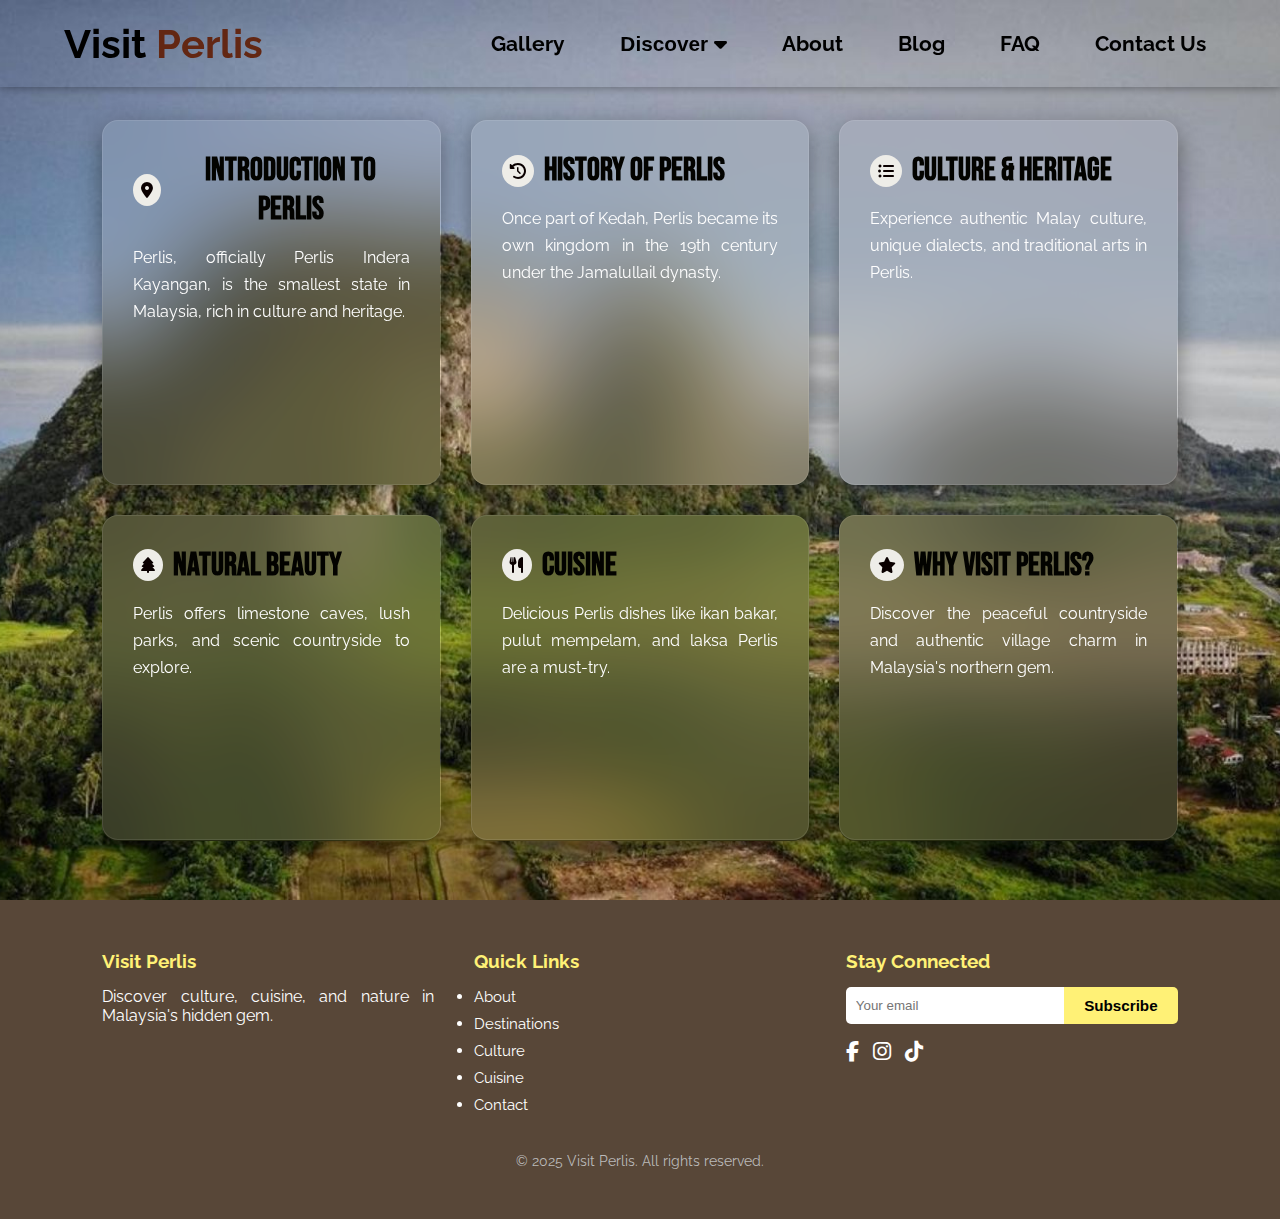
<file: about.html>
<!DOCTYPE html>
<html lang="en">

<head>
  <meta charset="UTF-8" />
  <meta name="viewport" content="width=device-width, initial-scale=1" />
  <link rel="icon" type="image/x-icon" href="image/mango.png">
  <title>About | Visit Perlis</title>

  <!-- Fonts & Icons -->
  <link href="https://fonts.googleapis.com/css2?family=Bebas+Neue&family=Raleway:wght@400;700&display=swap"
    rel="stylesheet">
  <link rel="stylesheet" href="https://cdnjs.cloudflare.com/ajax/libs/font-awesome/6.5.0/css/all.min.css" />

  <!-- CSS -->
  <link rel="stylesheet" href="css/style.css" />
</head>

<body>

  <body class="about-page"
    style="background: url('image/tasik1.jpg') no-repeat center center/cover; background-attachment: fixed;">


     <!-- Navbar -->
  <header class="navbar glass animate-fade">
    <div class="container">
      <a href="index.html" class="logo">Visit <span>Perlis</span></a>
      <!-- Hamburger for mobile -->
      <button class="menu-button" onclick="showSidebar()" aria-label="Open menu">
        <svg xmlns="http://www.w3.org/2000/svg" height="26" viewBox="0 96 960 960" width="26">
          <path d="M120 816v-60h720v60H120Zm0-210v-60h720v60H120Zm0-210v-60h720v60H120Z" />
        </svg>
      </button>
      <!-- Desktop nav -->
      <nav id="main-nav">
        <ul class="nav-links" id="nav-links">
          <li><a href="gallery.html">Gallery</a></li>
          <li class="dropdown">
            <button class="dropdown-toggle">Discover <i class="fas fa-caret-down"></i></button>
            <ul class="dropdown-menu">
              <li><a href="destinations.html">Destinations</a></li>
              <li><a href="culture.html">Culture</a></li>
              <li><a href="cuisine.html">Cuisine</a></li>
              <li><a href="experience.html">Experience</a></li>
            </ul>
          </li>
          <li><a href="about.html">About</a></li>
          <li><a href="blog.html">Blog</a></li>
          <li><a href="faq.html">FAQ</a></li>
          <li><a href="contact.html">Contact Us</a></li>
        </ul>
      </nav>
      <!-- Sidebar for mobile -->
      <ul class="sidebar" id="sidebar">
        <li onclick="hideSidebar()">
          <a href="#" aria-label="Close menu">
            <svg xmlns="http://www.w3.org/2000/svg" height="26" viewBox="0 96 960 960" width="26">
              <path
                d="m249 849-42-42 231-231-231-231 42-42 231 231 231-231 42 42-231 231 231 231-42 42-231-231-231 231Z" />
            </svg>
          </a>
        </li>
        <li><a href="gallery.html">Gallery</a></li>
         <li class="sidebar-dropdown">
          <button class="sidebar-dropdown-toggle" onclick="toggleSidebarDropdown()">Discover <i
              class="fas fa-caret-down"></i></button>
          <ul class="sidebar-dropdown-menu" id="sidebarDropdownMenu">
            <li><a href="destinations.html">Destinations</a></li>
            <li><a href="culture.html">Culture</a></li>
            <li><a href="cuisine.html">Cuisine</a></li>
            <li><a href="experience.html">Experience</a></li>
          </ul>
        </li>
        <li><a href="about.html">About</a></li>
        <li><a href="blog.html">Blog</a></li>
        <li><a href="faq.html">FAQ</a></li>
        <li><a href="contact.html">Contact Us</a></li>
      </ul>
    </div>
  </header>

    <main class="about-content">
      <div class="about-card" onclick="window.open('https://en.wikipedia.org/wiki/Perlis', '_blank')">
        <h2><i class="fas fa-map-marker-alt"></i> Introduction to Perlis</h2>
        <p>Perlis, officially Perlis Indera Kayangan, is the smallest state in Malaysia, rich in culture and
          heritage.</p>
      </div>

      <div class="about-card" onclick="window.open('https://en.wikipedia.org/wiki/History_of_Perlis', '_blank')">
        <h2><i class="fas fa-history"></i> History of Perlis</h2>
        <p>Once part of Kedah, Perlis became its own kingdom in the 19th century under the Jamalullail dynasty.
        </p>
      </div>

      <div class="about-card" onclick="window.open('https://www.google.com/search?q=perlis+culture', '_blank')">
        <h2><i class="fa fa-list-ul" aria-hidden="true"></i> Culture & Heritage</h2>
        <p>Experience authentic Malay culture, unique dialects, and traditional arts in Perlis.</p>
      </div>

      <div class="about-card" onclick="window.open('https://www.google.com/search?q=gua+kelam+perlis', '_blank')">
        <h2><i class="fas fa-tree"></i> Natural Beauty</h2>
        <p>Perlis offers limestone caves, lush parks, and scenic countryside to explore.</p>
      </div>

      <div class="about-card" onclick="window.open('https://www.google.com/search?q=perlis+food', '_blank')">
        <h2><i class="fas fa-utensils"></i> Cuisine</h2>
        <p>Delicious Perlis dishes like ikan bakar, pulut mempelam, and laksa Perlis are a must-try.</p>
      </div>

      <div class="about-card" onclick="window.open('https://www.google.com/search?q=visit+perlis', '_blank')">
        <h2><i class="fas fa-star"></i> Why Visit Perlis?</h2>
        <p>Discover the peaceful countryside and authentic village charm in Malaysia's northern gem.</p>
      </div>
    </main>

    <!--Scroll to Top Button -->
    <button id="scrollToTopBtn" title="Back to top">⇧</button>

    <!-- Footer -->
    <footer class="footer">
      <div class="footer-container">
        <div class="footer-section">
          <h3><span class="highlight">Visit Perlis</span></h3>
          <p>Discover culture, cuisine, and nature in Malaysia's hidden gem.</p>
        </div>
        <div class="footer-section">
          <h3>Quick Links</h3>
          <ul>
            <li><a href="about.html">About</a></li>
            <li><a href="destinations.html">Destinations</a></li>
            <li><a href="culture.html">Culture</a></li>
            <li><a href="cuisine.html">Cuisine</a></li>
            <li><a href="contact.html">Contact</a></li>
          </ul>
        </div>
        <div class="footer-section">
          <h3>Stay Connected</h3>
          <form id="subscribeForm" class="subscribe-form">
            <input type="email" name="email" placeholder="Your email" required />
            <button type="submit">Subscribe</button>
          </form>
          <p id="responseMsg"></p>

          <div class="social-icons">
            <a href="https://m.facebook.com/PerlisAktif/" target="_blank" class="social-icons"><i
                class="fab fa-facebook-f"></i></a>
            <a href="https://www.instagram.com/perlisaktif?igsh=MWFqdmo4MG9ubXd5Nw==" target="_blank"
              class="social-icons"><i class="fab fa-instagram"></i></a>
            <a href="https://www.tiktok.com/@perlishariini" target="_blank" class="social-icons"><i
                class="fab fa-tiktok"></i></a>
          </div>
        </div>
      </div>
      <div class="footer-bottom">
        <p>&copy; 2025 Visit Perlis. All rights reserved.</p>
      </div>
    </footer>

    <!-- JS -->
    <script src="js/subscribe.js"></script>
    <script src="js/pagination.js"></script>
    <script src="js/script.js"></script>
  </body>

</html>
</file>
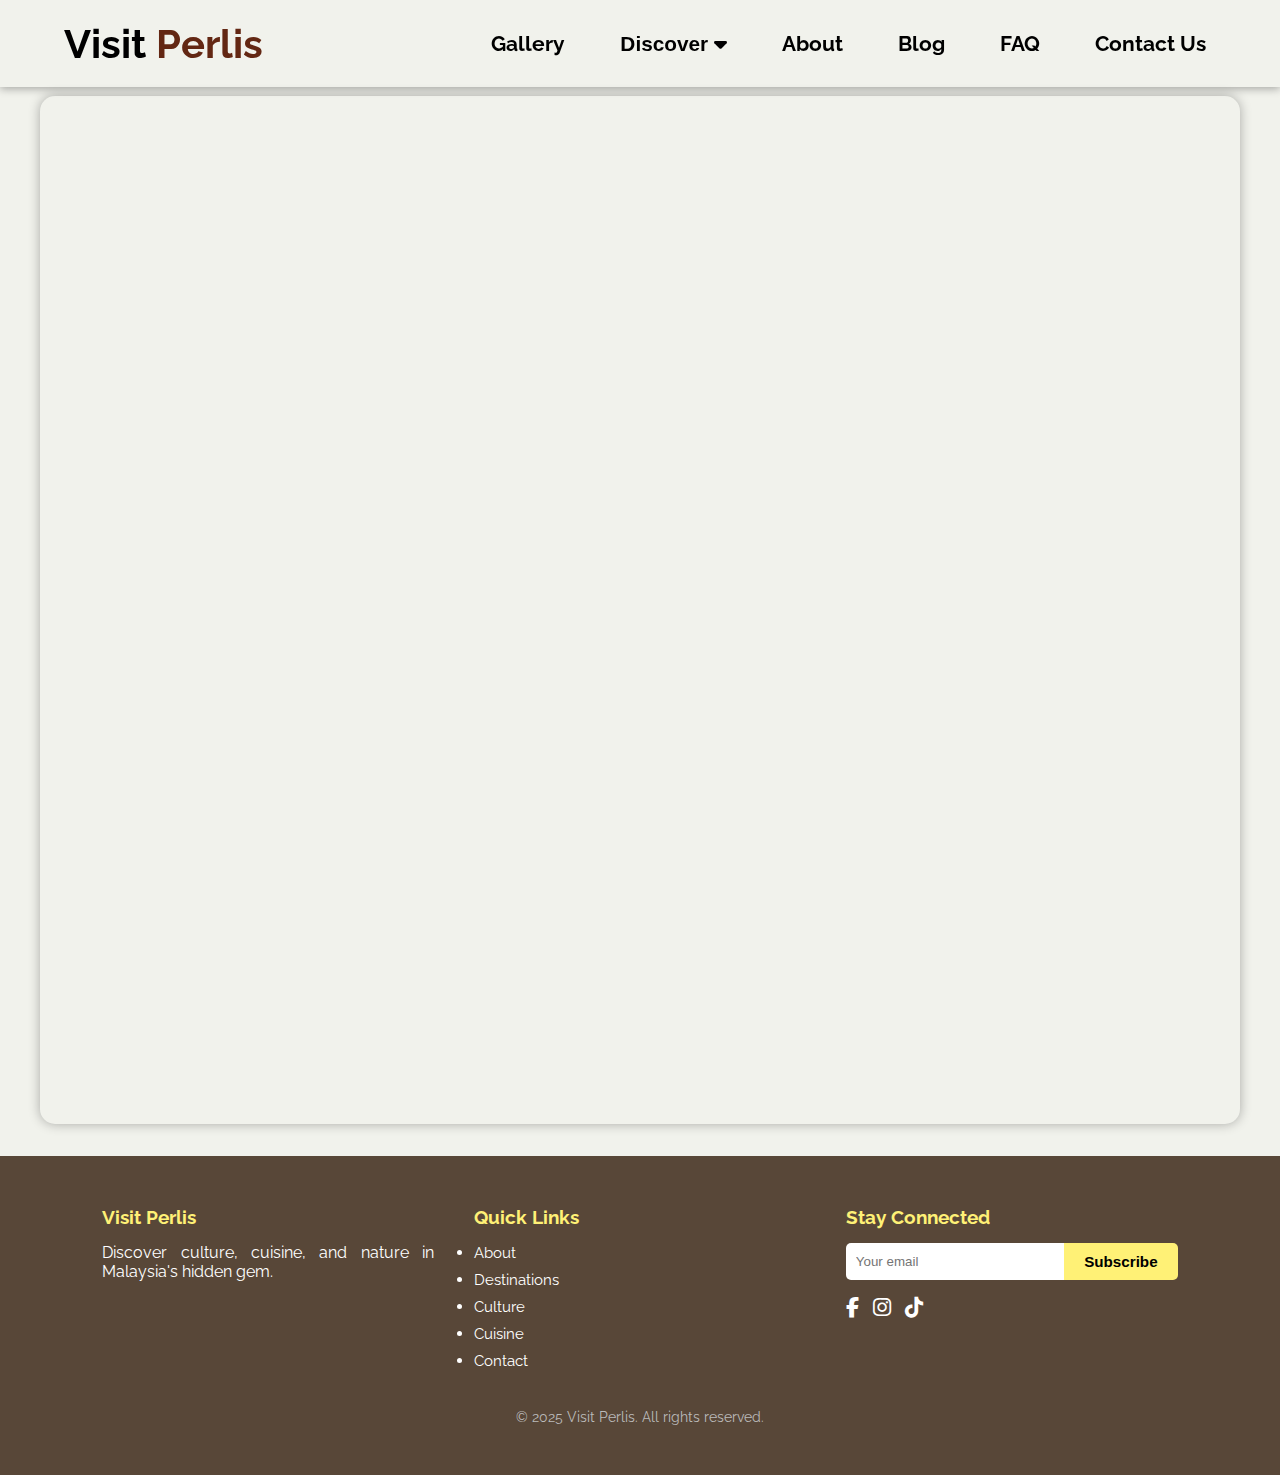
<file: blog.html>
<!DOCTYPE html>
<html lang="en">

<head>
  <meta charset="UTF-8" />
  <meta name="viewport" content="width=device-width, initial-scale=1" />
  <link rel="icon" type="image/x-icon" href="image/mango.png">
  <title>Blog | Visit Perlis</title>

  <!-- Fonts & Icons -->
  <link href="https://fonts.googleapis.com/css2?family=Orbitron:wght@700&family=Raleway:wght@400;700&display=swap"
    rel="stylesheet">
  <link rel="stylesheet" href="https://cdnjs.cloudflare.com/ajax/libs/font-awesome/6.5.0/css/all.min.css" />

  <!-- CSS -->
  <link rel="stylesheet" href="css/style.css" />
</head>

<body>

    <!-- Navbar -->
  <header class="navbar glass animate-fade">
    <div class="container">
      <a href="index.html" class="logo">Visit <span>Perlis</span></a>
      <!-- Hamburger for mobile -->
      <button class="menu-button" onclick="showSidebar()" aria-label="Open menu">
        <svg xmlns="http://www.w3.org/2000/svg" height="26" viewBox="0 96 960 960" width="26">
          <path d="M120 816v-60h720v60H120Zm0-210v-60h720v60H120Zm0-210v-60h720v60H120Z" />
        </svg>
      </button>
      <!-- Desktop nav -->
      <nav id="main-nav">
        <ul class="nav-links" id="nav-links">
          <li><a href="gallery.html">Gallery</a></li>
          <li class="dropdown">
            <button class="dropdown-toggle">Discover <i class="fas fa-caret-down"></i></button>
            <ul class="dropdown-menu">
              <li><a href="destinations.html">Destinations</a></li>
              <li><a href="culture.html">Culture</a></li>
              <li><a href="cuisine.html">Cuisine</a></li>
              <li><a href="experience.html">Experience</a></li>
            </ul>
          </li>
          <li><a href="about.html">About</a></li>
          <li><a href="blog.html">Blog</a></li>
          <li><a href="faq.html">FAQ</a></li>
          <li><a href="contact.html">Contact Us</a></li>
        </ul>
      </nav>
      <!-- Sidebar for mobile -->
      <ul class="sidebar" id="sidebar">
        <li onclick="hideSidebar()">
          <a href="#" aria-label="Close menu">
            <svg xmlns="http://www.w3.org/2000/svg" height="26" viewBox="0 96 960 960" width="26">
              <path
                d="m249 849-42-42 231-231-231-231 42-42 231 231 231-231 42 42-231 231 231 231-42 42-231-231-231 231Z" />
            </svg>
          </a>
        </li>
        <li><a href="gallery.html">Gallery</a></li>
         <li class="sidebar-dropdown">
          <button class="sidebar-dropdown-toggle" onclick="toggleSidebarDropdown()">Discover <i
              class="fas fa-caret-down"></i></button>
          <ul class="sidebar-dropdown-menu" id="sidebarDropdownMenu">
            <li><a href="destinations.html">Destinations</a></li>
            <li><a href="culture.html">Culture</a></li>
            <li><a href="cuisine.html">Cuisine</a></li>
            <li><a href="experience.html">Experience</a></li>
          </ul>
        </li>
        <li><a href="about.html">About</a></li>
        <li><a href="blog.html">Blog</a></li>
        <li><a href="faq.html">FAQ</a></li>
        <li><a href="contact.html">Contact Us</a></li>
      </ul>
    </div>
  </header>

  <!-- Destinations Section -->
  <section class="blogs-page">
    <h2></h2>

    <main class="blogs-container">
      <div class="side-cards">
        <div class="card featured-left">
          <img src="image/rajaperlis.jpg" alt="Left Image" />
          <h2>Raja of Perlis’ Silver Jubilee Banquet</h2>
          <p>The Sultan of Brunei led Royalty from around Malaysia at the Raja of Perlis’ Silver Jubilee Banquet at the
            Istana Arau in Perlis on April 17th. Raja Tuanku Syed Sirajuddin Jamalullail also...</p>
          <button
            onclick="goToLink('https://royalwatcherblog.com/2025/04/18/raja-of-perlis-silver-jubilee-banquet/')">Read
            More</button>
        </div>
        <div class="card featured-right">
          <img src="image/bukitcendrawasih.jpg" alt="Right Image" />
          <h2>Perlis Road Trip for the ‘Invisible’ Bukit Cenderawasih</h2>
          <p>I am an introvert, and I don’t drink. I also lived far outside the city at the time. They combine to kind
            of rule out most of the usual options for meeting new people, even if I had felt up to it then. But I was
            done waiting on friends to be available, and persuading them to be up for the kind of wandering I wished to
            do...</p>
          <button onclick="goToLink('https://www.tejaonthehorizon.com/travel-stories/perlis-bukit-cenderawasih/')">Read
            More</button>
        </div>
      </div>

      <!-- Small Cards -->
      <div class="small-cards">
        <div class="card small">
          <img class="small" src="image/padifield.jpg" alt="Featured Left">
          <h3>Weekend Guide to Perlis for First Time Visitors</h3>
          <p>Ever hear of a place called Perlis? Perlis is the smallest state in Malaysia, but being located on the
            Malaysia-Thailand border it has a colorful past history and heritage which makes it quite unique</p>
          <button onclick="goToLink('https://www.theislanddrum.com/things-to-do-in-perlis-malaysia/')">Open</button>
        </div>
        <div class="card small">
          <img class="big" src="image/3days.jpg" alt="Featured Left">
          <h3>Perlis 3D2N Travelogue – Top Attractions & Food Recommendations</h3>
          <p>Perlis is the Northern most state in Peninsular Malaysia and is also the smallest by area. Not many locals
            visit here due to its location far North despite it... </p>
          <button
            onclick="goToLink('https://1step1footprint.com/perlis-3d2n-travelogue-top-attractions-and-food-recommendations/')">Open</button>
        </div>
        <div class="card small">
          <img class="big" src="image/bukitketeri.jpg" alt="Featured Left">
          <h3>Petite PERLIS packs a Powerful Punch!</h3>
          <p>Set against a backdrop of limestone hills jutting randomly out of endless miles of flat paddy fields as far
            as the eye can see, Perlis’ unique attractions range from rustic rural life, unspoilt nature & countryside
          </p>
          <button
            onclick="goToLink('https://phoenixtrails.home.blog/2024/07/11/petite-perlis-packs-a-powerful-punch/')">Open</button>
        </div>
        <div class="card small">
          <img class="big" src="image/placetogo.jpg" alt="Featured Left">
          <h3>Food Review 2024 – Places to eat in Perlis</h3>
          <p>Perlis might be the smallest state in Malaysia but because its proximity to Southern Thailand, you get a
            lot of yummy food which probably is a fuse of Thai and Malay cuisine as mentioned...</p>
          <button onclick="goToLink('https://livelifelah.com/2024/07/19/food-review-2024-places-to-eat-in-perlis/')"
            target="_blank">Open</button>
        </div>
      </div>
    </main>

    <!--Scroll to Top Button -->
    <button id="scrollToTopBtn" title="Back to top">⇧</button>

    <!-- Footer -->
    <footer class="footer">
      <div class="footer-container">
        <div class="footer-section">
          <h3><span class="highlight">Visit Perlis</span></h3>
          <p>Discover culture, cuisine, and nature in Malaysia's hidden gem.</p>
        </div>
        <div class="footer-section">
          <h3>Quick Links</h3>
          <ul>
            <li><a href="about.html">About</a></li>
            <li><a href="destinations.html">Destinations</a></li>
            <li><a href="culture.html">Culture</a></li>
            <li><a href="cuisine.html">Cuisine</a></li>
            <li><a href="contact.html">Contact</a></li>
          </ul>
        </div>
        <div class="footer-section">
          <h3>Stay Connected</h3>
          <form id="subscribeForm" class="subscribe-form">
            <input type="email" name="email" placeholder="Your email" required />
            <button type="submit">Subscribe</button>
          </form>
          <p id="responseMsg"></p>

          <div class="social-icons">
            <a href="https://m.facebook.com/PerlisAktif/" target="_blank" class="social-icons"><i
                class="fab fa-facebook-f"></i></a>
            <a href="https://www.instagram.com/perlisaktif?igsh=MWFqdmo4MG9ubXd5Nw==" target="_blank"
              class="social-icons"><i class="fab fa-instagram"></i></a>
            <a href="https://www.tiktok.com/@perlishariini" target="_blank" class="social-icons"><i
                class="fab fa-tiktok"></i></a>
          </div>
        </div>
      </div>
      <div class="footer-bottom">
        <p>&copy; 2025 Visit Perlis. All rights reserved.</p>
      </div>
    </footer>
    <!-- JavaScript -->
    <script src="js/pagination.js"></script>
    <script src="js/script.js"></script>
</body>

</html>
</file>
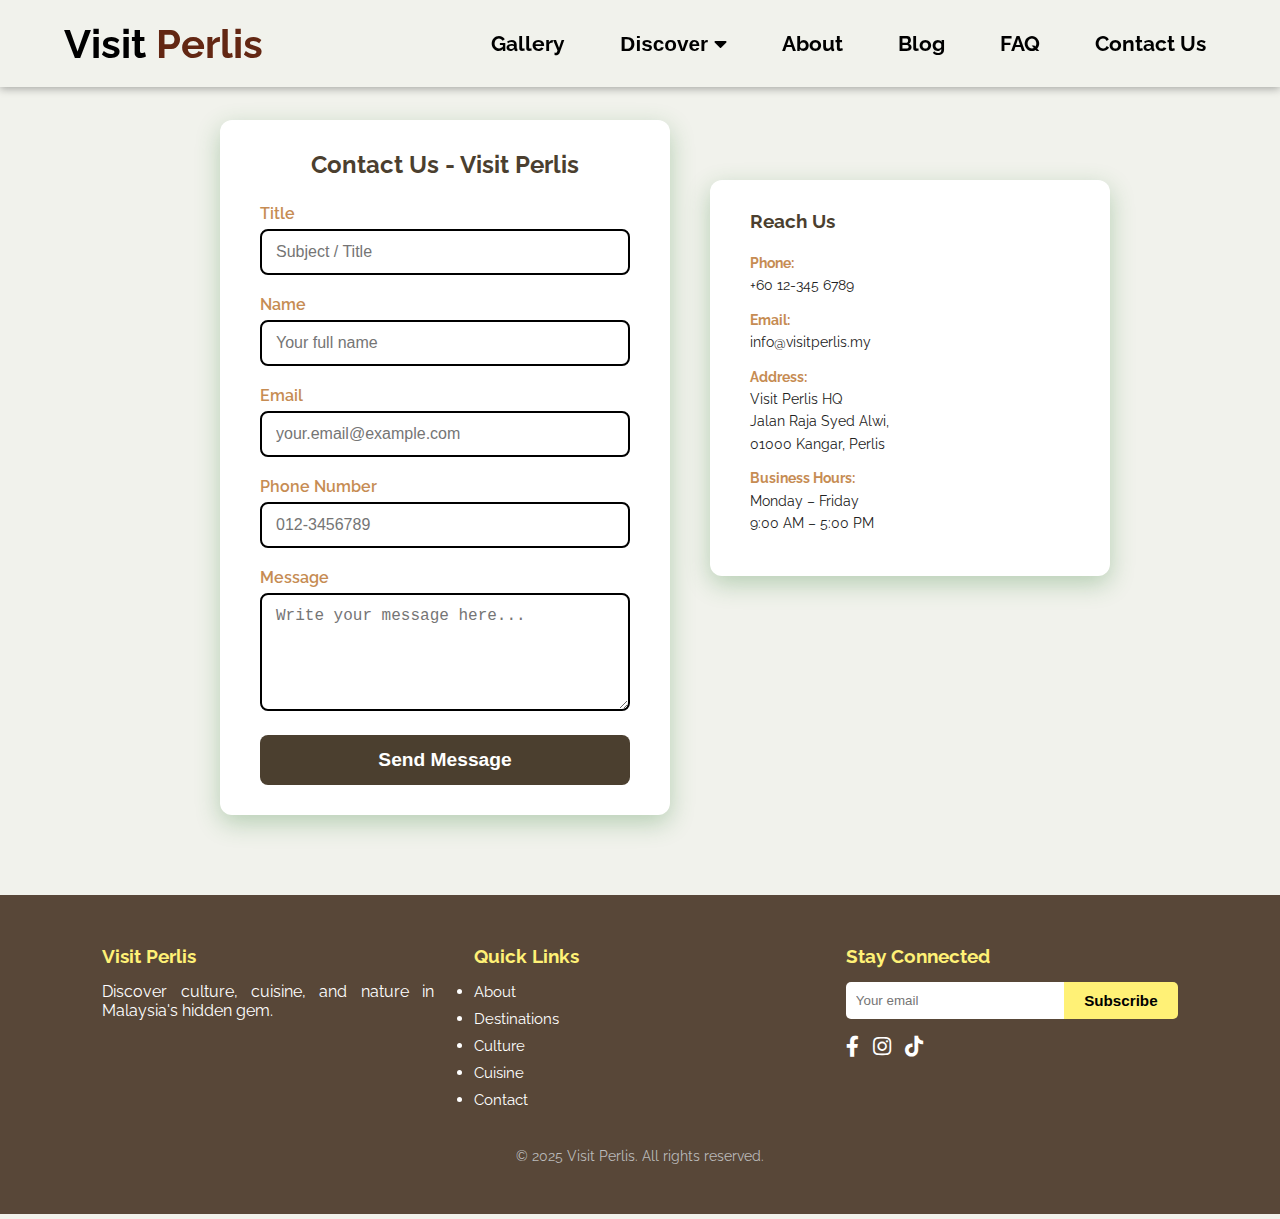
<file: contact.html>
<!DOCTYPE html>
<html lang="en">

<head>
  <meta charset="UTF-8" />
  <meta name="viewport" content="width=device-width, initial-scale=1" />
  <link rel="icon" type="image/x-icon" href="image/mango.png">
  <title>Contact | Visit Perlis</title>

  <!-- Fonts & Icons -->
  <link href="https://fonts.googleapis.com/css2?family=Orbitron:wght@700&family=Raleway:wght@400;700&display=swap"
    rel="stylesheet">
  <link rel="stylesheet" href="https://cdnjs.cloudflare.com/ajax/libs/font-awesome/6.5.0/css/all.min.css" />
  <link rel="stylesheet" href="https://fonts.googleapis.com/icon?family=Material+Icons">
  <link rel="stylesheet" href="https://cdnjs.cloudflare.com/ajax/libs/font-awesome/5.15.3/css/all.min.css"/>
  <!-- CSS -->
  <link rel="stylesheet" href="css/style.css" />
</head>

<body class="contact-page">
    <!-- Navbar -->
  <header class="navbar glass animate-fade">
    <div class="container">
      <a href="index.html" class="logo">Visit <span>Perlis</span></a>
      <!-- Hamburger for mobile -->
      <button class="menu-button" onclick="showSidebar()" aria-label="Open menu">
        <svg xmlns="http://www.w3.org/2000/svg" height="26" viewBox="0 96 960 960" width="26">
          <path d="M120 816v-60h720v60H120Zm0-210v-60h720v60H120Zm0-210v-60h720v60H120Z" />
        </svg>
      </button>
      <!-- Desktop nav -->
      <nav id="main-nav">
        <ul class="nav-links" id="nav-links">
          <li><a href="gallery.html">Gallery</a></li>
          <li class="dropdown">
            <button class="dropdown-toggle">Discover <i class="fas fa-caret-down"></i></button>
            <ul class="dropdown-menu">
              <li><a href="destinations.html">Destinations</a></li>
              <li><a href="culture.html">Culture</a></li>
              <li><a href="cuisine.html">Cuisine</a></li>
              <li><a href="experience.html">Experience</a></li>
            </ul>
          </li>
          <li><a href="about.html">About</a></li>
          <li><a href="blog.html">Blog</a></li>
          <li><a href="faq.html">FAQ</a></li>
          <li><a href="contact.html">Contact Us</a></li>
        </ul>
      </nav>
      <!-- Sidebar for mobile -->
      <ul class="sidebar" id="sidebar">
        <li onclick="hideSidebar()">
          <a href="#" aria-label="Close menu">
            <svg xmlns="http://www.w3.org/2000/svg" height="26" viewBox="0 96 960 960" width="26">
              <path
                d="m249 849-42-42 231-231-231-231 42-42 231 231 231-231 42 42-231 231 231 231-42 42-231-231-231 231Z" />
            </svg>
          </a>
        </li>
        <li><a href="gallery.html">Gallery</a></li>
         <li class="sidebar-dropdown">
          <button class="sidebar-dropdown-toggle" onclick="toggleSidebarDropdown()">Discover <i
              class="fas fa-caret-down"></i></button>
          <ul class="sidebar-dropdown-menu" id="sidebarDropdownMenu">
            <li><a href="destinations.html">Destinations</a></li>
            <li><a href="culture.html">Culture</a></li>
            <li><a href="cuisine.html">Cuisine</a></li>
            <li><a href="experience.html">Experience</a></li>
          </ul>
        </li>
        <li><a href="about.html">About</a></li>
        <li><a href="blog.html">Blog</a></li>
        <li><a href="faq.html">FAQ</a></li>
        <li><a href="contact.html">Contact Us</a></li>
      </ul>
    </div>
  </header>

    <!-- Contact Form & Info Side by Side -->
    <div class="contact-flex-row">
      <div class="form-container">
        <h2>Contact Us - Visit Perlis</h2>
        <form id="contactForm">
          <label for="title">Title</label>
          <input type="text" name="title" id="title" placeholder="Subject / Title" required />

          <label for="name">Name</label>
          <input type="text" name="name" id="name" placeholder="Your full name" required />

          <label for="email">Email</label>
          <input type="email" name="email" id="email" placeholder="your.email@example.com" required />

          <label for="phone">Phone Number</label>
          <input type="tel" name="phone" id="phone" placeholder="012-3456789" pattern="[0-9+ -]{7,15}" />

          <label for="message">Message</label>
          <textarea name="message" id="message" rows="5" placeholder="Write your message here..." required></textarea>

          <button type="submit">Send Message</button>
        </form>

        <p id="success" class="success-message">✅ Message sent successfully!</p>
        <p id="error" class="error-message">❌ Failed to send message. Please try again.</p>
      </div>
      <div class="info-container">
        <h3>Reach Us</h3>
        <p><strong>Phone:</strong><br> +60 12-345 6789</p>
        <p><strong>Email:</strong><br> info@visitperlis.my</p>
        <p><strong>Address:</strong><br>
           Visit Perlis HQ<br>
           Jalan Raja Syed Alwi,<br>
           01000 Kangar, Perlis
        </p>
        <p><strong>Business Hours:</strong><br>
           Monday – Friday<br> 9:00 AM – 5:00 PM
        </p>
      </div>
    </div>

              <!-- Scroll to Top Button -->
<button id="scrollToTopBtn" title="Back to top">⇧</button>

   <!-- Footer -->
  <footer class="footer">
    <div class="footer-container">
      <div class="footer-section">
        <h3><span class="highlight">Visit Perlis</span></h3>
        <p>Discover culture, cuisine, and nature in Malaysia's hidden gem.</p>
      </div>
      <div class="footer-section">
        <h3>Quick Links</h3>
        <ul>
          <li><a href="about.html">About</a></li>
          <li><a href="destinations.html">Destinations</a></li>
          <li><a href="culture.html">Culture</a></li>
          <li><a href="cuisine.html">Cuisine</a></li>
          <li><a href="contact.html">Contact</a></li>
        </ul>
      </div>
      <div class="footer-section">
        <h3>Stay Connected</h3>
        <form id="subscribeForm" class="subscribe-form">
          <input type="email" name="email" placeholder="Your email" required />
          <button type="submit">Subscribe</button>
        </form>
        <p id="responseMsg"></p>

        <div class="social-icons">
          <a href="https://m.facebook.com/PerlisAktif/" target="_blank" class="social-icons"><i class="fab fa-facebook-f"></i></a>
          <a href="https://www.instagram.com/perlisaktif?igsh=MWFqdmo4MG9ubXd5Nw=="target="_blank" class="social-icons"><i class="fab fa-instagram"></i></a>
          <a href="https://www.tiktok.com/@perlishariini" target="_blank" class="social-icons"><i class="fab fa-tiktok"></i></a>
        </div>
      </div>
    </div>
    <div class="footer-bottom">
      <p>&copy; 2025 Visit Perlis. All rights reserved.</p>
    </div>
  </footer>

  <!-- JavaScript -->
  <script src="js/subscribe.js"></script> 
  <script src="js/emailjs.js"></script>
  <script src="js/script.js"></script>
  <script src="js/pagination.js"></script>
</body>

</html>
</file>
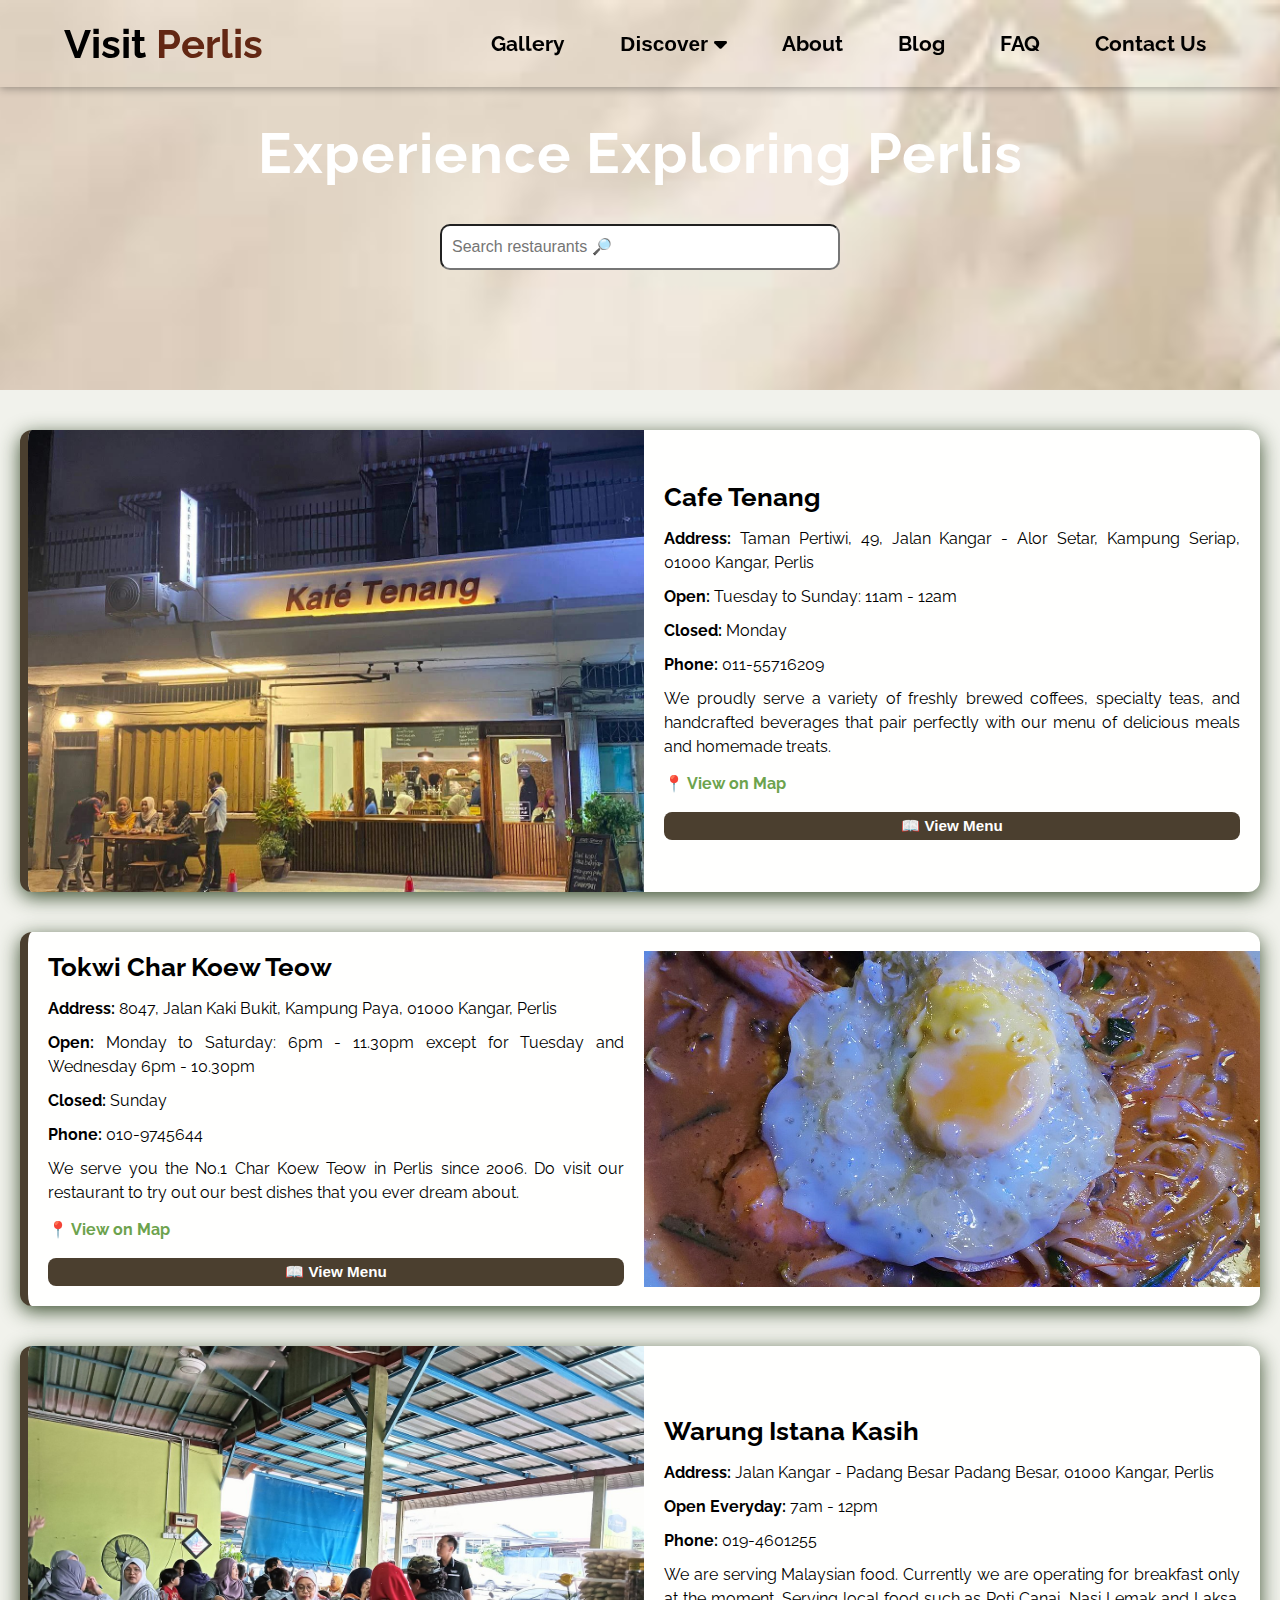
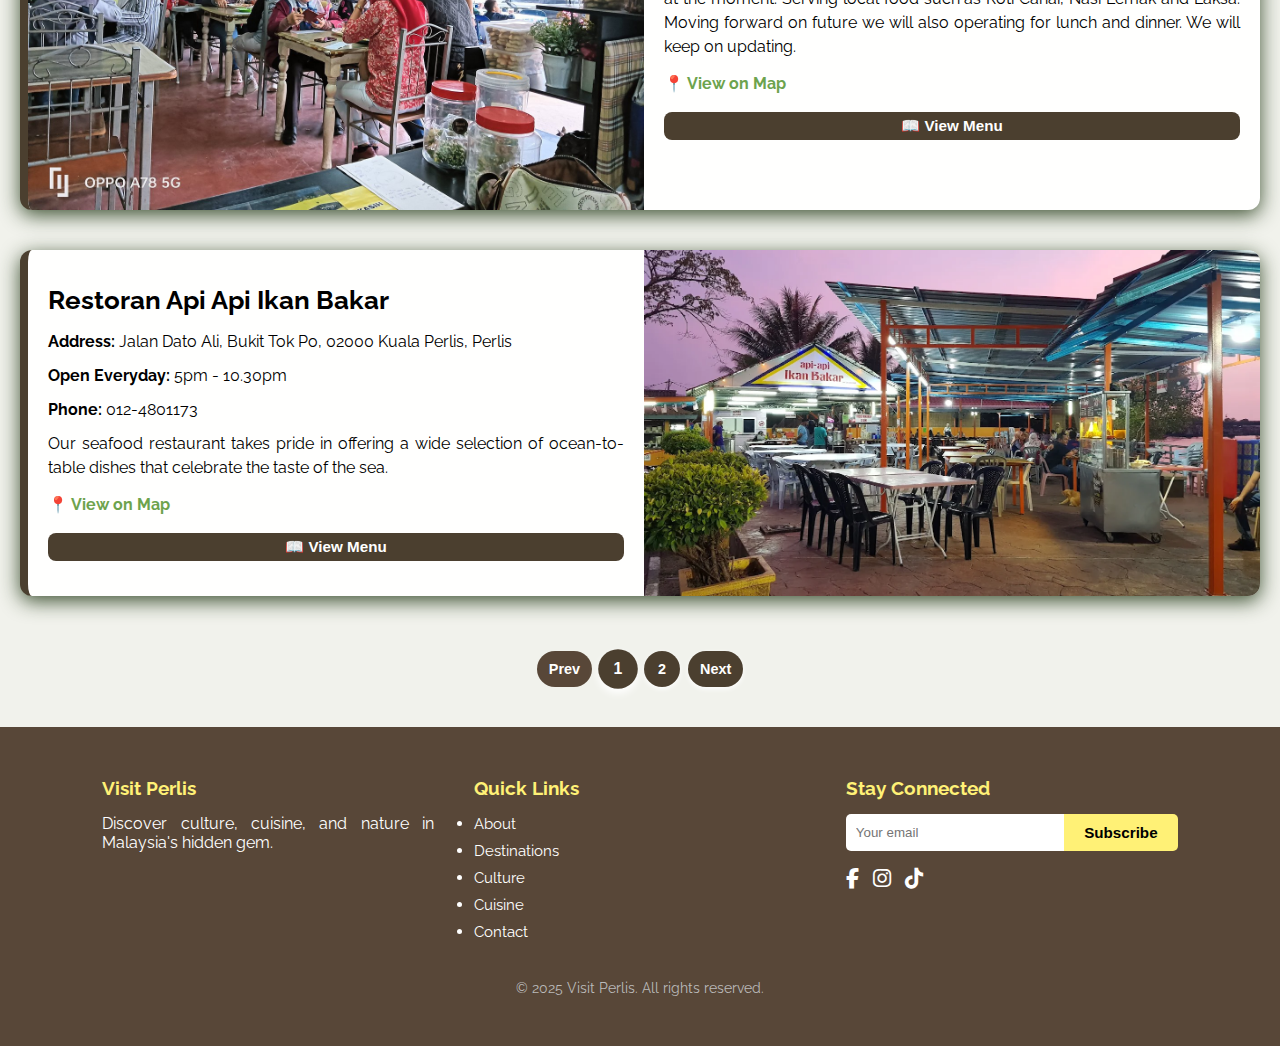
<file: cuisine.html>
<!DOCTYPE html>
<html lang="en">

<head>
  <meta charset="UTF-8" />
  <meta name="viewport" content="width=device-width, initial-scale=1" />
  <link rel="icon" type="image/x-icon" href="image/mango.png">
  <title>Cuisine | Visit Perlis</title>

  <!-- Fonts & Icons -->
  <link href="https://fonts.googleapis.com/css2?family=Orbitron:wght@700&family=Raleway:wght@400;700&display=swap"
    rel="stylesheet">
  <link rel="stylesheet" href="https://cdnjs.cloudflare.com/ajax/libs/font-awesome/6.5.0/css/all.min.css" />

  <!-- CSS -->
  <link rel="stylesheet" href="css/style.css" />
  <script src="https://cdn.emailjs.com/dist/email.min.js"></script>
</head>

<body>
    <!-- Navbar -->
  <header class="navbar glass animate-fade">
    <div class="container">
      <a href="index.html" class="logo">Visit <span>Perlis</span></a>
      <!-- Hamburger for mobile -->
      <button class="menu-button" onclick="showSidebar()" aria-label="Open menu">
        <svg xmlns="http://www.w3.org/2000/svg" height="26" viewBox="0 96 960 960" width="26">
          <path d="M120 816v-60h720v60H120Zm0-210v-60h720v60H120Zm0-210v-60h720v60H120Z" />
        </svg>
      </button>
      <!-- Desktop nav -->
      <nav id="main-nav">
        <ul class="nav-links" id="nav-links">
          <li><a href="gallery.html">Gallery</a></li>
          <li class="dropdown">
            <button class="dropdown-toggle">Discover <i class="fas fa-caret-down"></i></button>
            <ul class="dropdown-menu">
              <li><a href="destinations.html">Destinations</a></li>
              <li><a href="culture.html">Culture</a></li>
              <li><a href="cuisine.html">Cuisine</a></li>
              <li><a href="experience.html">Experience</a></li>
            </ul>
          </li>
          <li><a href="about.html">About</a></li>
          <li><a href="blog.html">Blog</a></li>
          <li><a href="faq.html">FAQ</a></li>
          <li><a href="contact.html">Contact Us</a></li>
        </ul>
      </nav>
      <!-- Sidebar for mobile -->
      <ul class="sidebar" id="sidebar">
        <li onclick="hideSidebar()">
          <a href="#" aria-label="Close menu">
            <svg xmlns="http://www.w3.org/2000/svg" height="26" viewBox="0 96 960 960" width="26">
              <path
                d="m249 849-42-42 231-231-231-231 42-42 231 231 231-231 42 42-231 231 231 231-42 42-231-231-231 231Z" />
            </svg>
          </a>
        </li>
        <li><a href="gallery.html">Gallery</a></li>
         <li class="sidebar-dropdown">
          <button class="sidebar-dropdown-toggle" onclick="toggleSidebarDropdown()">Discover <i
              class="fas fa-caret-down"></i></button>
          <ul class="sidebar-dropdown-menu" id="sidebarDropdownMenu">
            <li><a href="destinations.html">Destinations</a></li>
            <li><a href="culture.html">Culture</a></li>
            <li><a href="cuisine.html">Cuisine</a></li>
            <li><a href="experience.html">Experience</a></li>
          </ul>
        </li>
        <li><a href="about.html">About</a></li>
        <li><a href="blog.html">Blog</a></li>
        <li><a href="faq.html">FAQ</a></li>
        <li><a href="contact.html">Contact Us</a></li>
      </ul>
    </div>
  </header>

  <header class="search-header"
    style="background: url('image/pin5.jpeg') no-repeat center center/cover; background-attachment: fixed;">
    <div class="search">
      <h1>Experience Exploring Perlis</h1>
      <input type="text" id="searchInput" placeholder="Search restaurants 🔎 " />
  </header>

  <section class="restaurant-list" id="restaurantList">
    <!-- Example cards with district filter -->
    <div class="restaurant-card left" data-name="Kangar">
      <img src="image/tenang.jpg" alt="Cafe Tenang">
      <div class="card-info">
        <h2>Cafe Tenang</h2>
        <p><strong>Address:</strong> Taman Pertiwi, 49, Jalan Kangar - Alor Setar, Kampung Seriap, 01000 Kangar, Perlis
        </p>
        <p><strong>Open:</strong> Tuesday to Sunday: 11am - 12am</p>
        <p><strong>Closed:</strong> Monday</p>
        <p><strong>Phone:</strong> 011-55716209</p>
        <p>We proudly serve a variety of freshly brewed coffees, specialty teas,
          and handcrafted beverages that pair perfectly with our menu of delicious meals and homemade treats.</p>
        <a href="https://maps.app.goo.gl/YF5huAGT8gF7oGfr5" target="_blank">📍 View on Map</a>
        <br>
        <button class="view-menu-btn" data-menu="menu/tenang1.jpg,menu/tenang2.jpg" data-title="Cafe Tenang Menu"
          onclick="openMenuModal(this)"> 📖 View Menu </button>
      </div>
    </div>

    <div class="restaurant-card right" data-district="Kangar">
      <img src="image/res1.jpg" alt="Tokwi Grand">
      <div class="card-info">
        <h2>Tokwi Char Koew Teow</h2>
        <p><strong>Address:</strong> 8047, Jalan Kaki Bukit, Kampung Paya, 01000 Kangar, Perlis</p>
        <p><strong>Open:</strong> Monday to Saturday: 6pm - 11.30pm except for Tuesday and Wednesday 6pm - 10.30pm</p>
        <p><strong>Closed:</strong> Sunday</p>
        <p><strong>Phone:</strong> 010-9745644</p>
        <p>We serve you the No.1 Char Koew Teow in Perlis since 2006.
          Do visit our restaurant to try out our best dishes that you ever dream about.</p>
        <a href="https://maps.app.goo.gl/r82QusYAi3XHT4JU8" target="_blank">📍 View on Map</a>
        <br>
        <button class="view-menu-btn" data-menu="menu/tokwi1.jpg,menu/tokwi2.jpg,menu/tokwi3.jpg"
          data-title="Tokwi Char Keow Teow Menu" onclick="openMenuModal(this)"> 📖 View Menu </button>
      </div>
    </div>

    <div class="restaurant-card left" data-district="Padang Besar">
      <img src="image/res2.jpg" alt="Warung Istana Kasih">
      <div class="card-info">
        <h2>Warung Istana Kasih</h2>
        <p><strong>Address:</strong> Jalan Kangar - Padang Besar Padang Besar, 01000 Kangar, Perlis</p>
        <p><strong>Open Everyday:</strong> 7am - 12pm</p>
        <p><strong>Phone:</strong> 019-4601255</p>
        <p>We are serving Malaysian food. Currently we are operating for breakfast only at the moment.
          Serving local food such as Roti Canai, Nasi Lemak and Laksa.
          Moving forward on future we will also operating for lunch and dinner.
          We will keep on updating.</p>
        <a href="https://maps.app.goo.gl/B2cDSNEpxx2JBia46" target="_blank">📍 View on Map</a>
        <br>
        <button class="view-menu-btn" data-menu="menu/canai1.jpg,menu/canai2.jpg" data-title="Warung Istana Kasih Menu"
          onclick="openMenuModal(this)"> 📖 View Menu </button>
      </div>
    </div>

    <div class="restaurant-card right" data-district="Kuala Perlis">
      <img src="image/apiikan.jpeg" alt="Ikan Bakar">
      <div class="card-info">
        <h2>Restoran Api Api Ikan Bakar</h2>
        <p><strong>Address:</strong> Jalan Dato Ali, Bukit Tok Po, 02000 Kuala Perlis, Perlis</p>
        <p><strong>Open Everyday:</strong> 5pm - 10.30pm</p>
        <p><strong>Phone:</strong> 012-4801173</p>
        <p>Our seafood restaurant takes pride in offering a wide selection of ocean-to-table
          dishes that celebrate the taste of the sea. </p>
        <a href="https://maps.app.goo.gl/Y7wTcXfvL4rHUL2A9" target="_blank">📍 View on Map</a>
        <br>
        <button class="view-menu-btn" data-menu="menu/ikan1.jpg,menu/ikan2.jpg" data-title="Ikan Bakar Menu"
          onclick="openMenuModal(this)"> 📖 View Menu </button>
      </div>
    </div>
    <div class="restaurant-card left" data-name="Padang Besar">
      <img src="image/Onlemartcoffee.jpg" alt="Onle Mart Coffee">
      <div class="card-info">
        <h2>Onle Mart Coffee</h2>
        <p><strong>Address:</strong> No.14, Tingkat Bawah, Lrg 3 Gapura, Square, 02100 Padang Besar, Perlis</p>
        <p><strong>Open:</strong>Open Everyday : 11am - 6pm</p>
        <p><strong>Phone:</strong> 016-4144174</p>
        <p>"Coffee and friends make the perfect blend"</p>
        <a href="https://maps.app.goo.gl/NtNnUnn6Rj1whd6d7" target="_blank">📍 View on Map</a>
        <br>
        <button class="view-menu-btn"
          data-menu="menu/onlemartcoffe1.jpg,menu/onlemartcoffe2.jpg,menu/onlemartcoffe3.jpg"
          data-title="Onle Mart Coffee Menu" onclick="openMenuModal(this)"> 📖 View Menu </button>
      </div>
    </div>

    <div class="restaurant-card right" data-district="Arau">
      <img src="image/Salvocafe.jpg" alt="Salvo Cafe">
      <div class="card-info">
        <h2>Salvo Cafe </h2>
        <p><strong>Address:</strong> No 813 Jalan tambung tulang, Kg Belat Batu, 02600 Arau, Perlis</p>
        <p><strong>Open:</strong> Friday to Wednesday: 3pm - 12.00am</p>
        <p><strong>Closed:</strong> Thursday</p>
        <p><strong>Phone:</strong> 016-4298276</p>
        <p>"Specialty Coffee with Mexican cuisine and local fusion dish".</p>
        <a href="https://maps.app.goo.gl/qXiwpkZbLEvxBHLN8" target="_blank">📍 View on Map</a>
        <br>
        <button class="view-menu-btn" data-menu="menu/salvo1.jpg,menu/salvo2.jpg,menu/salvo3.jpg"
          data-title="Salvo Cafe Menu" onclick="openMenuModal(this)"> 📖 View Menu </button>
      </div>
    </div>

    <div class="restaurant-card left" data-district="Padang Besar">
      <img src="image/wangsamaju.png" alt="Wangsa Maju Cafe">
      <div class="card-info">
        <h2>Wangsa Maju Cafe</h2>
        <p><strong>Address:</strong> TINGKAT 2, 34, Lrg 3 Gapura, Padang Besar, 02100 Padang Besar, Perlis</p>
        <p><strong>Open:</strong> Monday to Sunday: 11.30am- 9pm</p>
        <p><strong>Closed:</strong> Wednesday</p>
        <p><strong>Phone:</strong> 04-9462827</p>
        <p>Discover Wangsa Maju Cafe Padang Besar, the perfect place to enjoy tomyam dishes and kid-friendly activities.
          Come stop by!</p>
        <a href="https://maps.app.goo.gl/TLc75zgub2SbJxmA6" target="_blank">📍 View on Map</a>
        <br>
        <button class="view-menu-btn" data-menu="menu/wangsamaju1.jpg,menu/wangsamaju2.jpg,menu/wangsamaju3.jpg"
          data-title="Wangsa Maju Cafe Menu" onclick="openMenuModal(this)"> 📖 View Menu </button>
      </div>
    </div>

    <div class="restaurant-card right" data-district="Padang Besar">
      <img src="image/bannfann.jpg" alt="Bann Fang">
      <div class="card-info">
        <h2>Bann Fang - Chiang Mai Kitchen</h2>
        <p><strong>Address:</strong> 1602, 7, Taman Kastam 2, 02100 Padang Besar, Perlis</p>
        <p><strong>Open:</strong> Tuesday to Sunday: 11.30am- 9pm</p>
        <p><strong>Closed:</strong> Monday </p>
        <p><strong>Phone:</strong> 019-5445754</p>
        <p>If you are visiting Padang Besar, you can stop by to eat here. Location: Bann Fang - Chiangmai Kitchen.
          (Muslim shop) </p>
        <a href="https://maps.app.goo.gl/KRr9EPw8jJkCcKc5A" target="_blank">📍 View on Map</a>
        <br>
        <button class="view-menu-btn" data-menu="menu/bannfang1.jpg,menu/bannfang2.jpg" data-title="Bann Fang Menu"
          onclick="openMenuModal(this)"> 📖 View Menu </button>
      </div>
    </div>
    <div class="pagination" id="paginationControls"></div>
    <div id="menuModal" class="modal">
      <div class="modal-content">
        <span class="close" onclick="closeMenuModal()">&times;</span>
        <h2 id="menuTitle">Restaurant Menu</h2>
        <div id="menuContainer"></div>
      </div>
    </div>

    <!--Scroll to Top Button -->
    <button id="scrollToTopBtn" title="Back to top">⇧</button>


  </section>

  <!-- Footer -->
  <footer class="footer">
    <div class="footer-container">
      <div class="footer-section">
        <h3><span class="highlight">Visit Perlis</span></h3>
        <p>Discover culture, cuisine, and nature in Malaysia's hidden gem.</p>
      </div>
      <div class="footer-section">
        <h3>Quick Links</h3>
        <ul>
          <li><a href="about.html">About</a></li>
          <li><a href="destinations.html">Destinations</a></li>
          <li><a href="culture.html">Culture</a></li>
          <li><a href="cuisine.html">Cuisine</a></li>
          <li><a href="contact.html">Contact</a></li>
        </ul>
      </div>
      <div class="footer-section">
        <h3>Stay Connected</h3>
        <form id="subscribeForm" class="subscribe-form">
          <input type="email" name="email" placeholder="Your email" required />
          <button type="submit">Subscribe</button>
        </form>
        <p id="responseMsg"></p>

        <div class="social-icons">
          <a href="https://m.facebook.com/PerlisAktif/" target="_blank" class="social-icons"><i
              class="fab fa-facebook-f"></i></a>
          <a href="https://www.instagram.com/perlisaktif?igsh=MWFqdmo4MG9ubXd5Nw==" target="_blank"
            class="social-icons"><i class="fab fa-instagram"></i></a>
          <a href="https://www.tiktok.com/@perlishariini" target="_blank" class="social-icons"><i
              class="fab fa-tiktok"></i></a>
        </div>
      </div>
    </div>
    <div class="footer-bottom">
      <p>&copy; 2025 Visit Perlis. All rights reserved.</p>
    </div>
  </footer>

  <!-- JavaScript -->
  <script src="js/subscribe.js"></script>
  <script src="js/pagination.js"></script>
  <script src="js/script.js"></script>
</body>

</html>
</file>
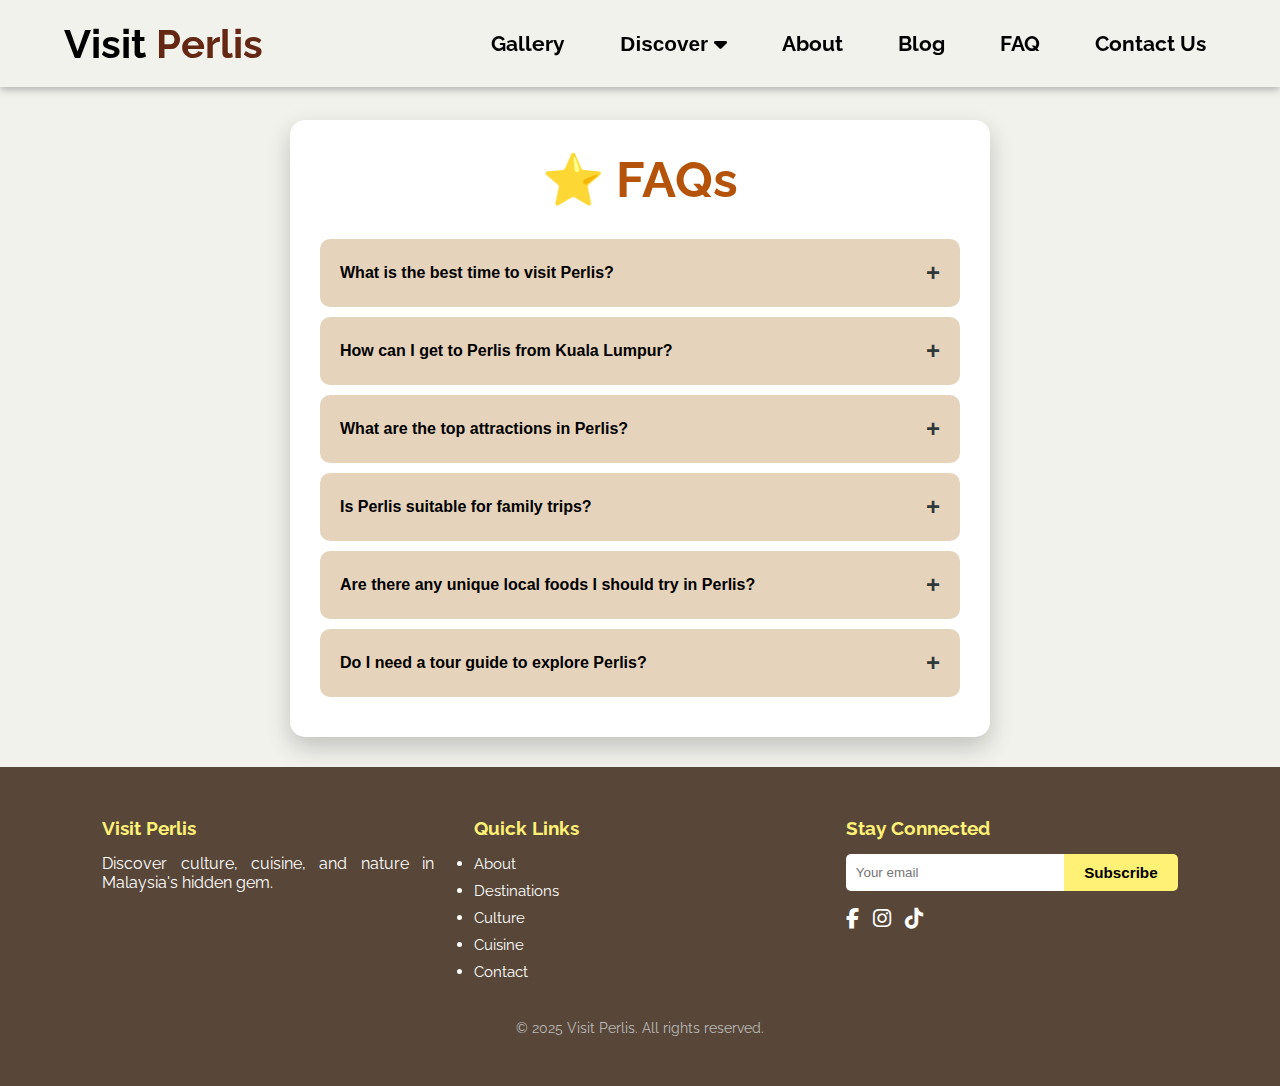
<file: faq.html>
<!DOCTYPE html>
<html lang="en">

<head>
  <meta charset="UTF-8" />
  <meta http-equiv="X-UA-Compatible" content="IE=edge">
  <meta name="viewport" content="width=device-width, initial-scale=1" />
  <link rel="icon" type="image/x-icon" href="image/mango.png">
  <title>FAQ | Visit Perlis</title>

  <!-- Fonts & Icons -->
  <link href="https://fonts.googleapis.com/css2?family=Bebas+Neue&family=Raleway:wght@400;700&display=swap"
    rel="stylesheet">
  <link rel="stylesheet" href="https://cdnjs.cloudflare.com/ajax/libs/font-awesome/6.5.0/css/all.min.css" />

  <!-- CSS -->
  <link rel="stylesheet" href="css/style.css" />
</head>

<body>

  <body class="about-page" style="background:#f1f2ec;">
      <!-- Navbar -->
  <header class="navbar glass animate-fade">
    <div class="container">
      <a href="index.html" class="logo">Visit <span>Perlis</span></a>
      <!-- Hamburger for mobile -->
      <button class="menu-button" onclick="showSidebar()" aria-label="Open menu">
        <svg xmlns="http://www.w3.org/2000/svg" height="26" viewBox="0 96 960 960" width="26">
          <path d="M120 816v-60h720v60H120Zm0-210v-60h720v60H120Zm0-210v-60h720v60H120Z" />
        </svg>
      </button>
      <!-- Desktop nav -->
      <nav id="main-nav">
        <ul class="nav-links" id="nav-links">
          <li><a href="gallery.html">Gallery</a></li>
          <li class="dropdown">
            <button class="dropdown-toggle">Discover <i class="fas fa-caret-down"></i></button>
            <ul class="dropdown-menu">
              <li><a href="destinations.html">Destinations</a></li>
              <li><a href="culture.html">Culture</a></li>
              <li><a href="cuisine.html">Cuisine</a></li>
              <li><a href="experience.html">Experience</a></li>
            </ul>
          </li>
          <li><a href="about.html">About</a></li>
          <li><a href="blog.html">Blog</a></li>
          <li><a href="faq.html">FAQ</a></li>
          <li><a href="contact.html">Contact Us</a></li>
        </ul>
      </nav>
      <!-- Sidebar for mobile -->
      <ul class="sidebar" id="sidebar">
        <li onclick="hideSidebar()">
          <a href="#" aria-label="Close menu">
            <svg xmlns="http://www.w3.org/2000/svg" height="26" viewBox="0 96 960 960" width="26">
              <path
                d="m249 849-42-42 231-231-231-231 42-42 231 231 231-231 42 42-231 231 231 231-42 42-231-231-231 231Z" />
            </svg>
          </a>
        </li>
        <li><a href="gallery.html">Gallery</a></li>
         <li class="sidebar-dropdown">
          <button class="sidebar-dropdown-toggle" onclick="toggleSidebarDropdown()">Discover <i
              class="fas fa-caret-down"></i></button>
          <ul class="sidebar-dropdown-menu" id="sidebarDropdownMenu">
            <li><a href="destinations.html">Destinations</a></li>
            <li><a href="culture.html">Culture</a></li>
            <li><a href="cuisine.html">Cuisine</a></li>
            <li><a href="experience.html">Experience</a></li>
          </ul>
        </li>
        <li><a href="about.html">About</a></li>
        <li><a href="blog.html">Blog</a></li>
        <li><a href="faq.html">FAQ</a></li>
        <li><a href="contact.html">Contact Us</a></li>
      </ul>
    </div>
  </header>

    <div class="faq-container">
      <h1>⭐ FAQs</h1>
      <div class="accordion-item">
        <button class="accordion">
          What is the best time to visit Perlis?
          <span class="icon">+</span>
        </button>
        <div class="panel">
          <p>The best time to visit Perlis is between November and March when the weather is cooler and drier, perfect
            for outdoor activities and sightseeing.</p>
        </div>
      </div>

      <div class="accordion-item">
        <button class="accordion">
          How can I get to Perlis from Kuala Lumpur?
          <span class="icon">+</span>
        </button>
        <div class="panel">
          <p>You can reach Perlis by car, bus, or train from Kuala Lumpur. The ETS train to Arau is a popular and
            comfortable option, taking around 5–6 hours.</p>
        </div>
      </div>

      <div class="accordion-item">
        <button class="accordion">
          What are the top attractions in Perlis?
          <span class="icon">+</span>
        </button>
        <div class="panel">
          <p>Top attractions include Gua Kelam, Perlis State Park, Wang Kelian Viewpoint, Tasik Melati, and the charming
            town of Kangar.</p>
        </div>
      </div>

      <div class="accordion-item">
        <button class="accordion">
          Is Perlis suitable for family trips?
          <span class="icon">+</span>
        </button>
        <div class="panel">
          <p>Yes, Perlis offers calm nature spots, family-friendly parks, and cultural experiences that are perfect for
            travelers of all ages.</p>
        </div>
      </div>

      <div class="accordion-item">
        <button class="accordion">
          Are there any unique local foods I should try in Perlis?
          <span class="icon">+</span>
        </button>
        <div class="panel">
          <p>Yes! Try Laksa Perlis, Nasi Ulam, and Mango Harum Manis (in season). You’ll find authentic food at stalls
            and local restaurants.</p>
        </div>
      </div>

      <div class="accordion-item">
        <button class="accordion">
          Do I need a tour guide to explore Perlis?
          <span class="icon">+</span>
        </button>
        <div class="panel">
          <p>Not necessarily. Many places in Perlis are easy to explore on your own, but hiring a local guide can enrich
            your experience with stories and hidden gems.</p>
        </div>
      </div>
    </div>

    <!--Scroll to Top Button -->
    <button id="scrollToTopBtn" title="Back to top">⇧</button>


    <!-- Footer -->
    <footer class="footer">
      <div class="footer-container">
        <div class="footer-section">
          <h3><span class="highlight">Visit Perlis</span></h3>
          <p>Discover culture, cuisine, and nature in Malaysia's hidden gem.</p>
        </div>
        <div class="footer-section">
          <h3>Quick Links</h3>
          <ul>
            <li><a href="about.html">About</a></li>
            <li><a href="destinations.html">Destinations</a></li>
            <li><a href="culture.html">Culture</a></li>
            <li><a href="cuisine.html">Cuisine</a></li>
            <li><a href="contact.html">Contact</a></li>
          </ul>
        </div>
        <div class="footer-section">
          <h3>Stay Connected</h3>
          <form id="subscribeForm" class="subscribe-form">
            <input type="email" name="email" placeholder="Your email" required />
            <button type="submit">Subscribe</button>
          </form>
          <p id="responseMsg"></p>

          <div class="social-icons">
            <a href="https://m.facebook.com/PerlisAktif/" target="_blank" class="social-icons"><i
                class="fab fa-facebook-f"></i></a>
            <a href="https://www.instagram.com/perlisaktif?igsh=MWFqdmo4MG9ubXd5Nw==" target="_blank"
              class="social-icons"><i class="fab fa-instagram"></i></a>
            <a href="https://www.tiktok.com/@perlishariini" target="_blank" class="social-icons"><i
                class="fab fa-tiktok"></i></a>
          </div>
        </div>
      </div>
      <div class="footer-bottom">
        <p>&copy; 2025 Visit Perlis. All rights reserved.</p>
      </div>
    </footer>

    <!-- JavaScript -->
    <script src="js/pagination.js"></script>
    <script src="js/script.js"></script>
    <script src="js/faq.js"></script>
    <script src="js/subscribe.js"></script>
  </body>

</html>
</file>
<file: css/style.css>
@import url('https://fonts.googleapis.com/css2?family=Bebas+Neue&family=Raleway:wght@400;700&display=swap');

* {
  margin: 0;
  padding: 0;
  box-sizing: border-box;
}

body {
  font-family: 'raleway', sans-serif;
  min-height: 80vh;
  color: #fff;
  text-align: justify;
}

.contact-page {
  background: #f1f2ec !important;
  color: #222 !important;
}

/* ========== NAVBAR STYLES ========== */
.navbar {
  position: fixed;
  top: 0;
  width: 100%;
  padding: 20px 5%;
  z-index: 999;
  box-shadow: 0 2px 8px rgba(0, 0, 0, 0.3);
}

/* Flex Container */
.container {
  display: flex;
  justify-content: space-between;
  align-items: center;
}

/* Logo Styling */
.logo {
  font-size: 2.5rem;
  font-weight: bold;
  color: #000;
  text-decoration: none;
}

.logo span {
  color: #632713;
}

/* Navigation Links */
.nav-links {
  list-style: none;
  display: flex;
  gap: 35px;
  align-items: center;
  margin: 0;
  padding: 0;
}

/* Nav Items and Dropdown Toggles */
.nav-links a,
.dropdown-toggle {
  font-size: 1.3rem;
  color: #000;
  text-decoration: none;
  font-weight: bold;
  padding: 5px 10px;
  border-radius: 6px;
  background: transparent;
  border: none;
  cursor: pointer;
  transition: all 0.3s ease;
}

.nav-links a:hover,
.dropdown-toggle:hover {
  background: #f5ebeb;
  color: #000;
  opacity: 75%;
  transform: scale(1.05s);
}

/* ========== DROPDOWN STYLES ========== */
.dropdown {
  position: relative;
}

.dropdown-menu {
  position: static;
  background: #6d6c6c;
  box-shadow: 0 4px 16px rgba(0, 0, 0, 0.18);
  border-radius: 8px;
  padding: 8px 0;
  min-width: 0;
  margin-top: 8px;
  display: none;
  z-index: 1003;
}

/* Dropdown Items */
.dropdown-menu li {
  list-style: none;
}

.dropdown-menu li a {
  padding: 10px 0 10px 24px;
  font-size: 1rem;
  color: #fff;
}

.dropdown-menu li a:hover {
  background: rgba(97, 96, 96, 0.08);
  color: #f0e6e6;
}

/* Toggle Dropdown */
.dropdown.active .dropdown-menu {
  display: flex !important;
  flex-direction: column;
  gap: 0;
  margin-left: 0;
  margin-top: 8px;
  background: #a58d77;
  box-shadow: 0 4px 16px rgba(0, 0, 0, 0.18);
  border-radius: 8px;
  padding: 8px 0;
  z-index: 2000;
}

/* ========== RESPONSIVE ADJUSTMENTS ========== */
@media (max-width: 768px) {
  .nav-links {
    flex-direction: column;
    background: rgba(0, 0, 0, 0.95);
    position: absolute;
    top: 70px;
    right: 5%;
    width: 100px;
    padding: 10px;
    border-radius: 5px;
    display: none;
  }

  .navbar.active .nav-links {
    display: flex;
  }

  .dropdown-menu {
    position: fixed;
    background: transparent;
    padding: 0;
    border-radius: 0;
  }

  .dropdown-menu li a {
    padding-left: 20px;
  }
}

.home-page {
  background: #f5ebeb;
}

/* Hero Section with video background */
.hero {
  position: relative;
  height: 100vh;
  display: flex;
  justify-content: center;
  align-items: center;
  text-align: center;
  padding-top: 80px;
  overflow: hidden;
}

.hero video {
  position: absolute;
  top: 0;
  left: 0;
  width: 100%;
  height: 100%;
  object-fit: cover;
  z-index: -1;
}

/* Audio toggle button */
#audio-toggle {
  position: absolute;
  top: 120px;
  right: 20px;
  z-index: 10;
  background: rgba(0, 0, 0, 0.6);
  color: #ffe600;
  border: none;
  border-radius: 50%;
  width: 45px;
  height: 45px;
  cursor: pointer;
  font-size: 1.3rem;
  transition: 0.3s ease;
}

#audio-toggle:hover {
  background: #ff1700;
  color: #000;
}

/* Hero Text Styles */
.hero-text h1 {
  font-family: 'Bebas Neue', sans-serif;
  font-size: clamp(3rem, 8vw, 8rem);
  /* responsive font size */
  color: #ffe600;
  letter-spacing: 4px;
  text-shadow: 3px 3px 10px rgba(0, 0, 0, 0.6);
  margin: 0 15px;
}

.hero-text span {
  color: #fff;
}

.hero-text p {
  font-size: clamp(1rem, 3vw, 1.7rem);
  /* responsive font size */
  color: #fff;
  margin-top: 15px;
  margin-left: 10px;
  margin-right: 10px;
  text-shadow: 2px 2px 8px rgba(0, 0, 0, 0.4);
}

/* Media Queries for smaller screens */
@media (max-width: 768px) {
  #audio-toggle {
    top: 100px;
    right: 20px;
    width: 40px;
    height: 40px;
    font-size: 1.1rem;
  }

  .hero-text h1 {
    letter-spacing: 2px;
  }

  .hero {
    padding-top: 60px;
  }
}

/* Footer */
.footer {
  background: #584738;
  padding: 50px 8%;
  color: #fff;
}

.footer-container {
  display: flex;
  flex-wrap: wrap;
  gap: 40px;
  justify-content: space-between;
}

.footer-section {
  flex: 1 1 250px;
}

.footer-section h3 {
  margin-bottom: 15px;
  color: #fff176;
}

.footer-section .highlight {
  color: #fff176;
}

.footer-section a {
  color: #fff;
  font-size: 0.95rem;
  text-decoration: none;
  margin-bottom: 8px;
  display: block;
}

.footer-section a:hover {
  color: #fff176;
}

.subscribe-form {
  display: flex;
  margin-top: 10px;
}

.subscribe-form input {
  flex: 1;
  padding: 10px;
  border-radius: 5px 0 0 5px;
  border: none;
}

.subscribe-form button {
  padding: 10px 20px;
  background-color: #fff176;
  border: none;
  border-radius: 0 5px 5px 0;
  color: #000;
  font-weight: bold;
}

.social-icons {
  margin-top: 15px;
}

.social-icons a {
  margin-right: 10px;
  font-size: 1.3rem;
  color: #fff;
  transition: 0.3s ease;
  display: inline;
}

.social-icons a:hover {
  color: #fff176;
}

.footer-bottom {
  text-align: center;
  margin-top: 30px;
  font-size: 0.9rem;
  color: #bbb;
}

/*About page*/
.about-content {
  padding: 120px 8% 60px 8%;
  min-height: 100vh;
  display: grid;
  gap: 30px;
  grid-template-columns: repeat(auto-fit, minmax(300px, 1fr));
}

.about-card {
  background: rgba(255, 255, 255, 0.08);
  backdrop-filter: blur(50px);
  border: 1px solid rgba(255, 255, 255, 0.1);
  border-radius: 16px;
  padding: 30px;
  color: #ffffff;
  box-shadow: 0 8px 25px rgba(0, 0, 0, 0.4);
  transition: transform 0.3s ease, background 0.3s ease;
  cursor: pointer;
  position: relative;
}

.about-card:hover {
  transform: scale(1.03);
  background: rgba(255, 230, 0, 0.1);
}

.about-card:active {
  transform: scale(0.98);
  background: rgba(42, 42, 40, 0.2);
}

.about-card h2 {
  font-family: 'Bebas Neue', sans-serif;
  font-size: 2rem;
  color: #030300;
  margin-bottom: 15px;
  display: flex;
  align-items: center;
  gap: 10px;
}

.about-card p {
  font-size: 1rem;
  line-height: 1.7;
}

.about-card h2 i {
  color: #0a0000;
  background: #eeede8;
  border-radius: 50%;
  padding: 8px;
  font-size: 1rem;
}

/* FONT & RESET */
@import url('https://fonts.googleapis.com/css2?family=Bebas+Neue&family=Raleway:wght@400;700&display=swap');

* {
  margin: 0;
  padding: 0;
  box-sizing: border-box;
}

body.culture-page {
  font-family: 'Raleway', sans-serif;
  color: #000;
  background: #f1f2ec;
}


/* CULTURE CARDS (STATIC, NO FLIP) */
.culture-content {
  display: grid;
  gap: 30px;
  padding: 100px 8% 60px 8%;
  grid-template-columns: repeat(auto-fit, minmax(300px, 1fr));
}

.culture-card {
  background: rgba(255, 255, 255, 0.05);
  backdrop-filter: blur(12px);
  border: 1px solid rgba(255, 255, 255, 0.1);
  border-radius: 16px;
  overflow: hidden;
  box-shadow: 0 12px 30px rgba(0, 0, 0, 0.5);
  transition: transform 0.4s ease, background 0.4s ease;
  cursor: pointer;
}

.culture-card img {
  width: 100%;
  height: 220px;
  object-fit: cover;
  border-bottom: 1px solid rgba(255, 255, 255, 0.1);
}

.culture-card h2 {
  background: rgba(0, 0, 0, 0.6);
  color: #fff;
  text-align: center;
  padding: 12px;
  font-size: 1.8rem;
}

.culture-card p {
  padding: 20px;
  font-size: 1.1rem;
  line-height: 1.6;
}

.culture-card:hover {
  transform: translateY(-8px) scale(1.03);
  background: rgba(255, 230, 0, 0.1);
}

@media (max-width: 700px) {
  .culture-nav {
    flex-direction: column;
    position: relative;
    align-items: center;
    gap: 12px;
    padding: 10px 2%;
  }
}

/*destination page*/
.destinations-page {
  padding: 2rem 3% 1rem;
  background: #f1f2ec;
}

.destinations-page h2 {
  text-align: center;
  margin-bottom: 2rem;
  font-size: 2.5rem;
  color: #000;
}

/* Destination Card */
.destination-card {
  display: flex;
  flex-wrap: wrap;
  background: #fff;
  border-radius: 15px;
  margin-bottom: 3rem;
  padding: 1.5rem;
  box-shadow: 0 0 12px rgba(0, 0, 0, 0.3);
  gap: 2rem;
}

.destination-card img {
  width: 100%;
  max-width: 450px;
  border-radius: 10px;
  object-fit: cover;
}

.destination-info {
  flex: 1;
}

.destination-info h3 {
  font-size: 1.8rem;
  color: #000;
  margin-bottom: 0.5rem;
}

.destination-info p {
  margin: 0.3rem 0;
  color: #000;
}

.destination-info iframe {
  width: 100%;
  height: 250px;
  border: none;
  margin-top: 1rem;
  border-radius: 10px;
}

/* Responsive */
@media (max-width: 768px) {
  .nav-links {
    flex-direction: column;
    align-items: flex-start;
  }

  .video-overlay h1 {
    font-size: 2rem;
  }

  .destination-card {
    flex-direction: column;
  }

  .destination-card img {
    max-width: 100%;
  }
}

/* Hamburger Menu Styles */
.hamburger {
  display: none;
  flex-direction: column;
  justify-content: center;
  align-items: center;
  width: 40px;
  height: 40px;
  background: none;
  border: none;
  cursor: pointer;
  z-index: 1001;
}

.hamburger span {
  display: block;
  width: 28px;
  height: 4px;
  margin: 4px 0;
  background: #fff176;
  border-radius: 2px;
  transition: 0.3s;
}

@media (max-width: 900px) {
  .hamburger {
    display: flex;
  }

  .nav-links {
    position: absolute;
    top: 60px;
    right: 10px;
    left: 10px;
    background: #f1f2ec;
    flex-direction: column;
    width: auto;
    min-width: 180px;
    max-width: 320px;
    margin: 0 auto;
    padding: 18px 0 18px 0;
    border-radius: 12px;
    box-shadow: 0 8px 32px rgba(0, 0, 0, 0.25);
    display: none;
    gap: 0;
    z-index: 1002;
    align-items: stretch;
  }

  .nav-links.show {
    display: flex;
  }

  .nav-links li {
    margin: 0 0 10px 0;
    text-align: left;
    padding: 0 24px;
  }

  .nav-links li:last-child {
    margin-bottom: 0;
  }

  .nav-links a,
  .dropdown-toggle {
    padding: 12px 0;
    font-size: 1.15rem;
    border-radius: 6px;
    transition: background 0.2s;
    display: block;
  }

  .nav-links a:hover:not([href*="about.html"]) {
    background: #f5ebeb;
    color: #181818;
    font-weight: bold;
    box-shadow: 0 2px 8px rgba(0, 0, 0, 0.10);
  }

  .dropdown-menu {
    position: static;
    background: none;
    box-shadow: none;
    border-radius: 0;
    padding: 0;
    min-width: 0;
    margin-top: 0;
    display: none;
  }

  .dropdown.active .dropdown-menu {
    display: flex;
    flex-direction: column;
    gap: 0;
    margin-left: 18px;
    background: none;
  }

  .dropdown-menu li a {
    padding: 10px 0 10px 18px;
    font-size: 1rem;
    color: #fff;
  }

  .dropdown-menu li a:hover {
    background: #f1f2ec;
    color: #000000;
    font-weight: bold;
    box-shadow: 0 2px 8px rgba(0, 0, 0, 0.10);
  }
}

/* Hamburger active state (optional for animation) */
.hamburger.active span:nth-child(1) {
  transform: translateY(8px) rotate(45deg);
}

.hamburger.active span:nth-child(2) {
  opacity: 0;
}

.hamburger.active span:nth-child(3) {
  transform: translateY(-8px) rotate(-45deg);
}

/* Footer responsive: stack sections on small screens */
@media (max-width: 700px) {
  .footer-container {
    flex-direction: column;
    gap: 20px;
    align-items: flex-start;
  }

  .footer-section {
    width: 100%;
    margin-bottom: 10px;
  }

  .subscribe-form {
    flex-direction: column;
    gap: 10px;
  }

  .subscribe-form input,
  .subscribe-form button {
    width: 100%;
    border-radius: 5px;
  }
}

@media (min-width: 901px) {
  .dropdown {
    position: relative;
  }

  .dropdown-menu {
    display: none;
    position: absolute;
    top: 100%;
    left: 0;
    width: 220px;
    min-width: 220px;
    max-width: 220px;
    background: #f1f2ec;
    box-shadow: 0 8px 32px rgba(0, 0, 0, 0.18);
    border-radius: 5px;
    flex-direction: column;
    padding: 10px 0;
    z-index: 2000;
    margin-top: 10px;
    opacity: 0;
    pointer-events: none;
    transition: opacity 0.25s ease, transform 0.25s cubic-bezier(.4, 2, .6, 1);
    transform: translateY(10px);
  }

  .dropdown:hover .dropdown-menu,
  .dropdown.active .dropdown-menu {
    display: flex !important;
    flex-direction: column;
    opacity: 1;
    pointer-events: auto;
    transform: translateY(0);
  }

  .dropdown-menu li a {
    padding: 12px 28px;
    color: #000;
    font-size: 1rem;
    white-space: nowrap;
    border-radius: 6px;
    transition: background 0.2s, color 0.2s;
    width: 100%;
    box-sizing: border-box;
    display: block;
  }

  .dropdown-menu li a:hover {
    background: #dfdfdd;
    color: #181818;
    font-weight: bold;
    box-shadow: 0 2px 8px rgba(0, 0, 0, 0.10);
  }
}

/* ====== ANIMATION KEYFRAMES ====== */
@keyframes zoomIn {
  0% {
    opacity: 0;
    transform: scale(.8)
  }

  100% {
    opacity: 1;
    transform: scale(1)
  }
}

@keyframes fadeUp {
  0% {
    opacity: 0;
    transform: translateY(40px)
  }

  100% {
    opacity: 1;
    transform: translateY(0)
  }
}

@keyframes slideInLeft {
  0% {
    opacity: 0;
    transform: translateX(-40px)
  }

  100% {
    opacity: 1;
    transform: translateX(0)
  }
}

@keyframes heroPulse {
  0% {
    transform: scale(1)
  }

  50% {
    transform: scale(1.05)
  }

  100% {
    transform: scale(1)
  }
}

@keyframes cardImgZoom {
  0% {
    transform: scale(1)
  }

  100% {
    transform: scale(1.15)
  }
}

@keyframes pulse {
  0% {
    transform: scale(1);
    opacity: 1
  }

  50% {
    transform: scale(1.2);
    opacity: .6
  }

  100% {
    transform: scale(1);
    opacity: 1
  }
}

/* ===== Hero dengan Video Latar ===== */
.herovid {
  position: relative;
  height: 65vh;
  /* ubah ikut keperluan */
  min-height: 360px;
  overflow: hidden;
}

.hero-video {
  position: absolute;
  top: 0;
  left: 0;
  width: 100%;
  height: 100%;
  object-fit: cover;
  /* pastikan video penuh */
}

.hero-overlay {
  position: relative;
  height: 100%;
  display: flex;
  flex-direction: column;
  justify-content: center;
  align-items: center;
  background: rgba(255, 255, 255, 0.178);
}

.hero-overlay h1 {
  font-size: clamp(2rem, 4vw + 1rem, 3.5rem);
  color: #fff;
  text-align: center;
  letter-spacing: 1px;
  margin-bottom: 0.5em;
}

.hero-overlay p {
  font-size: clamp(1rem, 3vw, 1.7rem);
  color: #fff;
  text-align: center;
  margin-top: 0;
  margin-bottom: 0;
  margin-left: 10px;
  margin-right: 10px;
  text-shadow: 2px 2px 8px rgba(0, 0, 0, 0.4);
}

.hero-slide-number {
  position: absolute;
  top: 18px;
  left: 24px;
  background: rgba(0, 0, 0, 0.4);
  color: #fff;
  font-size: 1.1rem;
  padding: 2px 12px;
  border-radius: 12px;
  z-index: 5;
  font-family: 'Montserrat', 'Raleway', sans-serif;
  font-weight: 500;
}

.hero-slide-caption {
  position: absolute;
  left: 32px;
  bottom: 32px;
  background: rgba(0, 0, 0, 0.4);
  color: #fff;
  font-size: 1.3rem;
  padding: 4px 18px;
  border-radius: 12px;
  z-index: 5;
  font-family: 'Montserrat', 'Raleway', sans-serif;
  font-weight: 500;
}

.hero-slider-dots {
  position: absolute;
  left: 0;
  right: 0;
  bottom: 18px;
  display: flex;
  justify-content: center;
  align-items: center;
  z-index: 10;
  gap: 10px;
}

.hero-slider-dot {
  width: 14px;
  height: 14px;
  border-radius: 50%;
  background: rgba(255, 255, 255, 0.5);
  border: none;
  outline: none;
  cursor: pointer;
  transition: background 0.2s, transform 0.2s;
}

.hero-slider-dot.active {
  background: #fff;
  transform: scale(1.2);
}

@media (max-width: 700px) {
  .hero-slide-number {
    top: 8px;
    left: 10px;
    font-size: 0.9rem;
    padding: 1px 8px;
  }

  .hero-slide-caption {
    left: 12px;
    bottom: 12px;
    font-size: 1rem;
    padding: 2px 10px;
  }

  .hero-slider-dot {
    width: 10px;
    height: 10px;
  }
}

/* ====== SECTIONS ====== */
section.intro {
  padding: 4rem 1rem;
  max-width: 1200px;
  margin: auto;
  text-align: center;
}

.section-title {
  font-size: 2rem;
  margin-bottom: 1.5rem;
  color: #000000;
  opacity: 0;
  animation: fadeUp 1s ease-out .2s forwards;
  text-align: center;
}

.intro p,
.intro h3,
.intro h4 {
  margin-bottom: 1rem;
  opacity: 0;
  animation: fadeUp 1s ease-out .4s forwards;
  font-family: 'raleway';
  line-height: 1.6;
  color: #000000;
  text-align: center;
}

/* ====== ATTRACTIONS GRID ====== */
.attractions {
  display: grid;
  grid-template-columns: repeat(auto-fit, minmax(250px, 1fr));
  gap: 2rem;
  background-color: #f1f2ec;
}

.card {
  background: #7e7d7d;
  border-radius: 1rem;
  box-shadow: 0 4px 16px rgba(0, 13, 255, 0.05);
  overflow: hidden;
  transition: transform .3s;
  opacity: 0;
  animation: fadeUp .8s ease-out forwards;
  text-align: center;
}

.card:nth-child(1) {
  animation-delay: .2s;
}

.card:nth-child(2) {
  animation-delay: .3s;
}

.card:nth-child(3) {
  animation-delay: .4s;
}

.card:nth-child(4) {
  animation-delay: .5s;
}

.card:nth-child(5) {
  animation-delay: .6s;
}

.card:hover {
  transform: translateY(-6px);
}

.card img {
  width: 25cm;
  height: 12cm;
  object-fit: cover;
}

/* gambar ditetapkan ke 15cm x 15cm */
.card:hover img {
  animation: cardImgZoom 4s ease-in-out infinite alternate;
}

.card-content {
  padding: 1.5rem;
}

.card-content h3 {
  margin-top: 0;
  margin-bottom: .5rem;
  font-size: 1.25rem;
  color: #0f172a;
  text-align: center;
}

/* Center website */
.main {
  max-width: 1000px;
  margin: auto;
  font-family: 'Quicksand', sans-serif;
  background-color: #fffafc;
  padding: 20px;
}

/* Heading */
h1 {
  font-size: 50px;
  word-break: break-word;
  text-align: center;
  color: #b02c4b;
  margin-bottom: 30px;
}

/* Row setup */
.row {
  margin: 10px -16px;
}

/* Add padding BETWEEN each column */
.row,
.row>.column {
  padding: 8px;
}

/* Three equal columns */
.column {
  float: left;
  width: 33.33%;
  display: none;
  /* Hidden by default */
}

/* Clear floats after rows */
.row:after {
  content: "";
  display: table;
  clear: both;
}

/* Card content styling */
.content {
  background-color: #ffeef3;
  padding: 15px;
  border-radius: 12px;
  box-shadow: 0 4px 10px rgba(220, 120, 150, 0.1);
  transition: transform 0.3s ease;
}

.content:hover {
  transform: scale(1.02);
}

/* Show filtered elements */
.show {
  display: block;
}

/* Filter buttons */
.btn {
  border: none;
  outline: none;
  padding: 12px 20px;
  margin: 5px;
  background-color: #fff0f5;
  color: #b02c4b;
  font-weight: bold;
  border-radius: 8px;
  cursor: pointer;
  transition: all 0.3s ease;
  box-shadow: 0 2px 5px rgba(180, 60, 90, 0.1);
}

.btn:hover {
  background-color: #fcdde7;
  color: #912f4c;
}

.btn.active {
  background-color: #d6336c;
  color: white;
}

/*gallery page*/
.gallery-main {
  max-width: 1200px;
  margin: 120px auto 40px auto;
  padding: 0 16px;
  font-family: 'Raleway', 'Quicksand', sans-serif;
}

.gallery-filters {
  display: flex;
  gap: 16px;
  margin-bottom: 2rem;
  flex-wrap: wrap;
  justify-content: flex-start;
  align-items: flex-start;
  margin-left: 0;
}

.gallery-filters .btn {
  padding: 8px 12px;
  background-color: var(--perlis-green);
  color: white;
  border: none;
  border-radius: 8px;
  font-weight: 600;
  cursor: pointer;
  font-size: 0.95rem;
  transition: background-color 0.3s ease;
}

.gallery-filters .btn.active,
.gallery-filters .btn:hover {
  background-color: #e6d3bc;
  transform: translateY(-2px);
  color: rgb(0, 0, 0);
  box-shadow: 0 6px 12px rgba(0,0,0,0.15);
}

.gallery-grid {
  display: grid;
  grid-template-columns: repeat(auto-fit, minmax(220px, 1fr));
  gap: 32px;
}

.gallery-card {
  background: #fff;
  border-radius: 16px;
  box-shadow: 0 2px 12px rgba(255, 230, 0, 0.10);
  overflow: hidden;
  display: flex;
  flex-direction: column;
  align-items: center;
  transition: transform 0.2s, box-shadow 0.2s, border 0.2s;
  border: 2px solid transparent;
}

.gallery-card img {
  width: 100%;
  height: 180px;
  object-fit: cover;
  border-radius: 16px 16px 0 0;
}

.gallery-card .caption {
  padding: 1rem;
  font-size: 1.1em;
  color: #000000;
  text-align: center;
  font-family: 'Raleway', 'Quicksand', sans-serif;
}

.gallery-card:hover {
  transform: translateY(-8px) scale(1.03);
  box-shadow: 0 8px 15px #dee2c3;
  border: 2px solid #dee2c3;
}

@media (max-width: 600px) {
  .gallery-main {
    padding: 0 4px;
  }

  .gallery-grid {
    gap: 14px;
  }
}

/*blog*/
.blogs-page {
  background: #f1f2ec;

}

.blogs-page h2 {
  text-align: center;
  padding-top: 4rem;
  margin-bottom: 2rem;
  font-size: 1.5rem;
  color: #fff
}

.blogs-container {
  max-width: 1200px;
  margin: 2rem auto;
  padding: 1rem;
  display: flex;
  flex-direction: column;
  gap: 2rem;
  flex-wrap: wrap;
  background: #f1f2ec;
  border-radius: 15px;
  box-shadow: 0 0 12px rgba(0, 0, 0, 0.3);
}

.side-cards {
  display: grid;
  grid-template-columns: 1fr 2fr;
  gap: 1rem;
}

.featured-left {
  height: 100%;
  display: flex;
  flex-direction: column;
  justify-content: space-between;
}

.featured-right {
  width: 100%;
}

.card img {
  width: 100%;
  border-radius: 10px;
  margin-bottom: 1rem;
}

/* Optional: make .side-cards full height */
.side-cards .card {
  padding: 1rem;
  background: white;
  border-radius: 10px;
  box-shadow: 0 4px 8px rgba(0, 0, 0, 0.1);
}

@media (max-width: 900px) {
  .side-cards {
    grid-template-columns: 1fr;
  }
}

.side-cards img {
  height: 200px;
}

.small-cards {
  display: grid;
  grid-template-columns: repeat(auto-fit, minmax(200px, 2fr));
  gap: 1rem;
}

.small-cards img {
  height: 200px;
}

.card {
  background: white;
  padding: 1rem;
  border-radius: 10px;
  box-shadow: 0 4px 8px rgba(0, 0, 0, 0.1);
}

.card.large {
  flex: 1;
  min-width: 300px;
  color: #000;
  text-align: justify;
}

.card h2,
.card h3 {
  margin-bottom: 0.5rem;
  color: #000;
}

.card p {
  font-size: 0.95rem;
  margin-bottom: 1rem;
  color: #000;
  text-align: justify;
}


button {
  padding: 8px 12px;
  background-color: var(--perlis-green);
  color: white;
  border: none;
  border-radius: 8px;
  font-weight: 600;
  cursor: pointer;
  font-size: 0.95rem;
  transition: background-color 0.3s ease;
}


/*cuisine page*/
.search-header {
  color: white;
  padding: 120px 20px;
  text-align: center;
}

header input {
  margin-top: 10px;
  padding: 12px 10px;
  width: 80%;
  max-width: 400px;
  border-radius: 10px;
  font-size: 1rem;
  background-color: #fff;
  color: #2F3E46;
}

.restaurant-list {
  display: flex;
  flex-direction: column;
  gap: 40px;
  padding: 40px 20px;
  background: #f1f2ec;
}

.restaurant-card {
  display: flex;
  align-items: center;
  background: rgb(255, 255, 254);
  border-radius: 12px;
  box-shadow: 0 5px 20px rgba(45, 66, 33, 0.921);
  overflow: hidden;
  border-left: 8px solid #4b3f2f;
  transition: transform 0.2s ease;
}

.restaurant-card:hover {
  transform: scale(1.02);
}

.restaurant-card.left {
  flex-direction: row;
}

.restaurant-card.right {
  flex-direction: row-reverse;
}

.restaurant-card img {
  width: 50%;
  height: 100%;
  object-fit: cover;
}

.search h1 {
  font-size: clamp(2rem, 4vw + 1rem, 3.5rem);
  color: #fff;
  text-align: center;
  letter-spacing: 1px;
  margin-bottom: 0.5em;
}

.card-info {
  padding: 20px;
  width: 50%;
  display: flex;
  flex-direction: column;
  justify-content: center;
}

.card-info h2 {
  margin: 0 0 10px;
  font-size: 1.6rem;
  color: #000000;
  display: flex;
  justify-content: space-between;
  align-items: center;
}

.card-info p {
  margin: 5px 0;
  line-height: 1.5;
  color: #000000;
}

.badge {
  background: #E63946;
  color: white;
  padding: 6px 10px;
  font-size: 0.8rem;
  border-radius: 6px;
}

.card-info a {
  text-decoration: none;
  color: #6DA34D;
  font-weight: bold;
  margin-top: 10px;
  display: inline-block;
  transition: color 0.3s;
}

.card-info a:hover {
  color: #FFD700;
}

/* Responsive */
@media (max-width: 768px) {
  .restaurant-card {
    flex-direction: column !important;
  }

  .restaurant-card img,
  .card-info {
    width: 100%;
  }

  .card-info h2 {
    flex-direction: column;
    align-items: flex-start;
    gap: 6px;
  }
}

/*contact*/
:root {
  --perlis-green: #4b3f2f;
  --perlis-light-green: #000000;
  --perlis-blue: #e6d3bc;
  --perlis-light-blue: #81d4fa;
  --perlis-text: #c68c53;
  --perlis-bg: #428447;
}

.form-container {
  background-color: white;
  border-radius: 12px;
  box-shadow: 0 8px 24px rgba(46, 125, 50, 0.3);
  padding: 30px 40px;
  max-width: 600px;
  width: 100%;
  margin-top: 60px;
  margin-left: 130px;
}

.info-container {
  background-color: white;
  border-radius: 12px;
  box-shadow: 0 8px 24px rgba(46, 125, 50, 0.3);
  padding: 30px 40px;
  max-width: 400px;
  width: 100%;
  margin-top: 120px;
  margin-right: 80px;
}

h2 {
  color: var(--perlis-green);
  text-align: center;
  margin-bottom: 25px;
  font-weight: 700;
}

label {
  display: block;
  margin-bottom: 6px;
  font-weight: 600;
  color: var(--perlis-text);
}

.form-container input,
select,
textarea {
  width: 100%;
  padding: 12px 14px;
  margin-bottom: 20px;
  border: 2px solid var(--perlis-light-green);
  border-radius: 8px;
  font-size: 1rem;
  color: var(--perlis-text);
  transition: border-color 0.3s ease;
  box-sizing: border-box;
}

input:focus,
select:focus,
textarea:focus {
  outline: none;
  border-color: var(--perlis-blue);
  box-shadow: 0 0 8px var(--perlis-light-blue);
}

.form-container button {
  width: 100%;
  padding: 14px;
  background-color: var(--perlis-green);
  color: white;
  border: none;
  border-radius: 8px;
  font-size: 1.2rem;
  font-weight: 700;
  cursor: pointer;
  transition: background-color 0.3s ease;
}

button:hover {
  background-color: var(--perlis-blue);
}

.success-message,
.error-message {
  text-align: center;
  font-weight: 700;
  margin-top: 15px;
  display: none;
}

.success-message {
  color: #428447;
}

.error-message {
  color: #d32f2f;
}

.info-container h3 {
  color:  #4b3f2f;
  margin-bottom: 20px;
}

.info-container p {
  margin-bottom: 12px;
  font-size: 14px;
  line-height: 1.6;
}

.info-container strong {
  color: #c68c53;
}

@media (max-width: 768px) {
  .contact-section {
    flex-direction: column;
    padding: 30px 20px;
  }
}

.contact-flex-row {
  display: flex;
  flex-direction: row;
  justify-content: center;
  align-items: flex-start;
  gap: 40px;
  margin: 60px auto 80px auto;
  max-width: 1100px;
}

@media (max-width: 900px) {
  .contact-flex-row {
    flex-direction: column;
    align-items: center;
    gap: 24px;
  }

  .form-container {
    margin-left: 0;
    max-width: 100%;
  }

  .info-container {
    margin-left: 80px;
    max-width: 100%;
    margin-top: 30px;
  }
}

/*paging*/
#paginationControls {
  margin-top: 15px;
  text-align: center;
  user-select: none;
  font-family: 'Segoe UI', Tahoma, Geneva, Verdana, sans-serif;
}

#paginationControls button {
  background: #4b3f2f;
  /* soft lavender */
  border: none;
  color: #ffffff;
  /* muted purple */
  padding: 6px 12px;
  margin: 0 4px;
  border-radius: 50px;
  /* very round */
  cursor: pointer;
  font-weight: 600;
  font-size: 0.9rem;
  box-shadow: 0 2px 5px rgba(255, 255, 255, 0.959);
  transition:
    background 0.25s ease,
    color 0.25s ease,
    transform 0.15s ease,
    box-shadow 0.25s ease;
  min-width: 36px;
  min-height: 36px;
  line-height: 1;
  display: inline-flex;
  align-items: center;
  justify-content: center;
}

#paginationControls button:hover:not(:disabled) {
  background: #e6d3bc;
  color: #ffffff;
  transform: scale(1.05);
  box-shadow: 0 4px 8px rgb(255, 255, 255);
}

#paginationControls button:disabled {
  background: #584738;
  color: #ffffff;
  cursor: not-allowed;
  box-shadow: none;
  transform: none;
}

#paginationControls button.active {
  background: #4b3f2f;
  color: #ffffff;
  box-shadow: 0 4px 8px rgb(255, 255, 255);
  cursor: default;
  transform: scale(1.1);
}

/*faq page*/
.faq-container {
  background-color: white;
  max-width: 700px;
  margin: 30px auto;
  margin-top: 120px;
  border-radius: 15px;
  padding: 30px;
  box-shadow: 0 10px 25px rgba(0, 0, 0, 0.2);
}

.faq-container h1 {
  text-align: center;
  margin-bottom: 30px;
  color: #b45309;
}

.accordion {
  background-color: #e6d3bc;
  color: #000000;
  cursor: pointer;
  padding: 20px;
  width: 100%;
  text-align: left;
  font-size: 16px;
  border: none;
  outline: none;
  transition: background-color 0.2s ease;
  border-radius: 10px;
  margin-bottom: 10px;
  display: flex;
  justify-content: space-between;
  align-items: center;
}

.accordion:hover {
  background-color: #f8e9d7;
}

.panel {
  padding: 15px 20px;
  background-color: white;
  display: none;
  overflow: hidden;
  border-left: 4px solid #4b3f2f;
  margin-bottom: 16px;
  border-radius: 0 0 10px 10px;
}

.panel p {
  font-size: 14px;
  line-height: 1.5;
  color: #4b3000;
}

.icon {
  font-size: 24px;
  color: #2f383a;
  transition: transform 0.2s;
}

/* View Menu Button */
.view-menu-btn {
  padding: 5px 10px;
  background-color: var(--perlis-green);
  color: white;
  border: none;
  border-radius: 8px;
  font-weight: 600;
  cursor: pointer;
  font-size: 0.95rem;
  transition: background-color 0.3s ease;
}

.view-menu-btn:hover {
  background-color: #e6d3bc;
}

/* Modal Popup */
.modal {
  display: none;
  position: fixed;
  z-index: 1000;
  left: 0;
  top: 0;
  width: 100%;
  height: 100%;
  background-color: rgba(0, 0, 0, 0.6);
  justify-content: center;
  align-items: center;
}

.modal-content {
  background: #fff;
  padding: 20px;
  border-radius: 14px;
  max-width: 600px;
  width: 100%;
  box-shadow: 0 10px 25px rgba(0, 0, 0, 0.2);
  text-align: center;
  animation: fadeIn 0.3s ease;
  position: relative;
}

.modal-content h2 {
  margin-top: 0;
}

.modal .close {
  position: absolute;
  top: 10px;
  right: 16px;
  font-size: 26px;
  font-weight: bold;
  color: #888;
  cursor: pointer;
}

.modal .close:hover {
  color: #333;
}

.menu-img {
  width: 100%;
  border-radius: 8px;
  margin-top: 15px;
}

#menuContainer iframe {
  width: 100%;
  height: 500px;
  border-radius: 10px;
}

@keyframes fadeIn {
  from {
    opacity: 0;
    transform: scale(0.95);
  }

  to {
    opacity: 1;
    transform: scale(1);
  }
}

.menu-button {
  display: none;
  background: none;
  border: none;
  cursor: pointer;
  z-index: 1101;
  position: relative;
}

@media (max-width: 900px) {
  .menu-button {
    display: block;
    position: absolute;
    top: 32px;
    right: 32px;
  }

  .nav-links {
    display: none !important;
  }

  .sidebar {
    display: flex;
  }
}

/*navigation sidebar*/
.sidebar {
  position: fixed;
  top: 0;
  right: -260px;
  height: 100vh;
  width: 250px;
  background: #43362a;
  box-shadow: -10px 0 20px rgba(0, 0, 0, 0.2);
  list-style: none;
  flex-direction: column;
  align-items: flex-start;
  justify-content: flex-start;
  padding: 32px 0 0 0;
  z-index: 2002;
  transition: right 0.3s cubic-bezier(.4, 2, .6, 1);
}

.sidebar.show {
  right: 0;
}

.sidebar li {
  width: 100%;
  margin: 0;
}

.sidebar a,
.sidebar-dropdown-toggle {
  width: 100%;
  color: #fff;
  font-size: 1.2rem;
  text-decoration: none;
  padding: 18px 32px;
  display: block;
  background: none;
  border: none;
  text-align: left;
  cursor: pointer;
  transition: background 0.2s, color 0.2s;
}

.sidebar a:hover,
.sidebar-dropdown-toggle:hover {
  background: #a18d7b;
  color: #ffffff;
}

.sidebar-dropdown {
  position: relative;
}

.sidebar-dropdown-menu {
  display: none;
  flex-direction: column;
  margin: 0 20px 0 50px;
  width: 90%;
}

.sidebar-dropdown.open .sidebar-dropdown-menu {
  display: flex;
}

.sidebar-dropdown-menu li a {
  padding: 12px 0 12px 24px;
  font-size: 1.1rem;
  color: #fff;
  text-align: left;
}

.sidebar-dropdown-menu li a:hover {
  background: #a18d7b;
  color: #ffffff;
}

@media (min-width: 901px) {
  .sidebar {
    display: none !important;
  }
}

.menu-modal {
  display: none;
  position: fixed;
  inset: 0;
  background-color: rgba(0, 0, 0, 0.6);
  z-index: 9999;
  justify-content: center;
  align-items: center;
  padding: 1rem;
}

.menu-modal-content {
  background: #fff;
  width: 90%;
  max-width: 900px;
  max-height: 90vh;
  overflow: hidden;
  border-radius: 10px;
  padding: 1rem;
  position: relative;
}

.menu-scroll-wrapper {
  display: flex;
  gap: 1rem;
  overflow-x: auto;
  scroll-behavior: smooth;
  padding-bottom: 1rem;
}

.menu-scroll-wrapper::-webkit-scrollbar {
  height: 8px;
}

.menu-scroll-wrapper::-webkit-scrollbar-thumb {
  background: #888;
  border-radius: 4px;
}

.menu-scroll-wrapper::-webkit-scrollbar-track {
  background: #f0f0f0;
}

.zoom-wrapper {
  overflow: auto;
  max-height: 500px;
  max-width: 90%;
  border-radius: 10px;
  border: 1px solid #ccc;
  background: #fff;
  touch-action: pinch-zoom;
  flex-shrink: 0;
}

.zoom-wrapper img.menu-img-scroll {
  height: 400px;
  border-radius: 8px;
  object-fit: contain;
  cursor: zoom-in;
  transition: transform 0.3s ease;
  display: block;
}

.zoom-wrapper img.menu-img-scroll.zoomed {
  transform: scale(2);
  cursor: zoom-out;
  z-index: 10000;
}

/* Responsive */
@media (max-width: 600px) {
  .zoom-wrapper img.menu-img-scroll {
    height: 300px;
  }
}

.close-btn {
  position: absolute;
  top: 10px;
  right: 15px;
  font-size: 24px;
  cursor: pointer;
}

.modal-close-btn {
  display: block;
  margin: 1.5rem auto 0;
  padding: 0.6rem 1.2rem;
  background-color: #c0392b;
  color: white;
  border: none;
  border-radius: 6px;
  font-size: 1rem;
  cursor: pointer;
  transition: background 0.3s;
}

.modal-close-btn:hover {
  background-color: #a93226;
}

/*experience view video*/
.modalvid {
  display: none;
  position: fixed;
  z-index: 999;
  left: 0;
  top: 0;
  width: 100%;
  height: 100%;
  background-color: rgba(0, 0, 0, 0.8);
  justify-content: center;
  align-items: center;
}

.modal-contentvid {
  background: #fff;
  border: 4px solid #fff;
  padding: 0;
  border-radius: 16px;
  width: 280px;
  /* Smaller width */
  height: 500px;
  /* Smaller vertical size */
  position: relative;
  overflow: hidden;
  box-shadow: 0 8px 24px rgba(0, 0, 0, 0.4);
}

.modal-contentvid video {
  width: 100%;
  height: 100%;
  object-fit: cover;
  border-radius: 12px;
}

.closevid {
  position: absolute;
  top: 8px;
  right: 12px;
  font-size: 26px;
  font-weight: bold;
  color: white;
  cursor: pointer;
  z-index: 1000;
  text-shadow: 0 0 8px black;
}

/*scroll button*/
#scrollToTopBtn {
  position: fixed;
  bottom: 30px;
  right: 30px;
  z-index: 999;
  font-size: 25px;
  padding: 10px 16px;
  background-color: #43362a;
  color: white;
  border: none;
  border-radius: 50%;
  cursor: pointer;
  display: none;
  /* Hidden by default */
  box-shadow: 0 4px 8px rgba(0, 0, 0, 0.3);
  transition: opacity 0.3s ease;
}

#scrollToTopBtn:hover {
  background-color: #e6d3bc;
}


/* About Section */
.about {
  display: flex;
  padding: 60px;
  justify-content: space-between;
  flex-wrap: wrap;
  background-color: #f1f2ec;
  color: #000;
}

.about-text {
  width: 48%;
  min-width: 300px;
  margin-bottom: 30px;
}

.about-text .established {
  color: #c68c53;
  font-weight: bold;
  letter-spacing: 1px;
  margin-bottom: 10px;
}

.about-text h1 {
  font-size: 32px;
  margin-bottom: 20px;
}

.about-text .description {
  font-size: 16px;
  margin-bottom: 20px;
}

.about-image img {
  width: 100%;
  max-width: 500px;
  border-radius: 5px;
}

/* Winter Section */
.winter {
  display: flex;
  flex-wrap: wrap;
  justify-content: center;
  align-items: center;
  padding: 60px;
  color: #000;
  background-color: white;
}

.winter-images {
  display: flex;
  gap: 10px;
  flex-wrap: wrap;
}

.winter-images img {
  width: 180px;
  height: auto;
  border-radius: 5px;
}

.winter-text {
  margin-left: 40px;
  max-width: 400px;
}

.winter-text h2 {
  font-size: 26px;
  margin-bottom: 20px;
}

.winter-text p {
  font-size: 15px;
  margin-bottom: 20px;
}

.button {
  display: inline-block;
  padding: 12px 28px;
  background-color: #d8c3a5;
  color: #4b3f2f;
  text-decoration: none;
  font-size: 14px;
  font-weight: 600;
  letter-spacing: 1px;
  border-radius: 25px;
  transition: all 0.3s ease;
  box-shadow: 0 4px 6px rgba(0,0,0,0.1);
}

.button:hover {
  background-color: #e6d3bc;
  transform: translateY(-2px);
  box-shadow: 0 6px 12px rgba(0,0,0,0.15);
}

/* Responsive */
@media (max-width: 768px) {
  .about {
    flex-direction: column;
    padding: 40px 20px;
  }

  .about-text, .about-image {
    width: 100%;
  }

  .about-text h1 {
    font-size: 26px;
  }

  .winter {
    flex-direction: column;
    padding: 40px 20px;
  }

  .winter-images {
    justify-content: center;
    margin-bottom: 20px;
  }

  .winter-text {
    margin-left: 0;
    text-align: center;
  }
}
</file>
